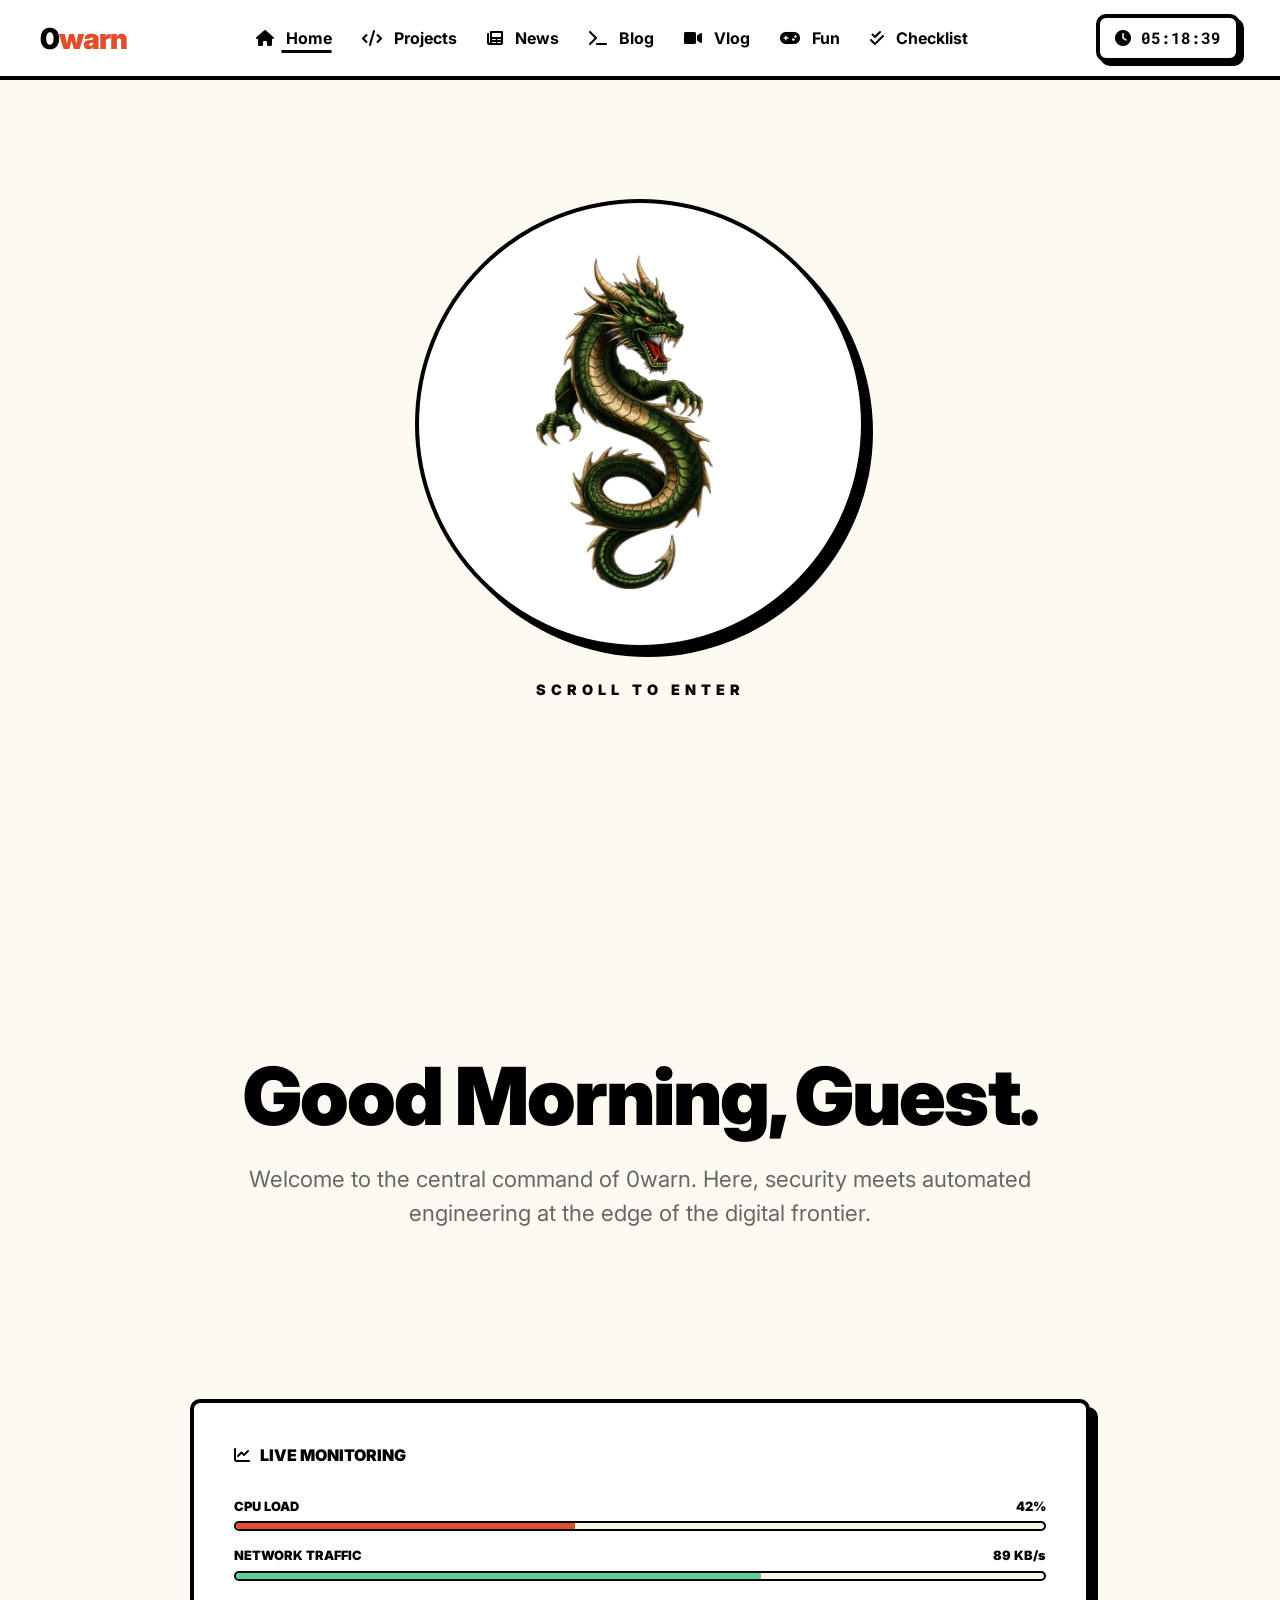
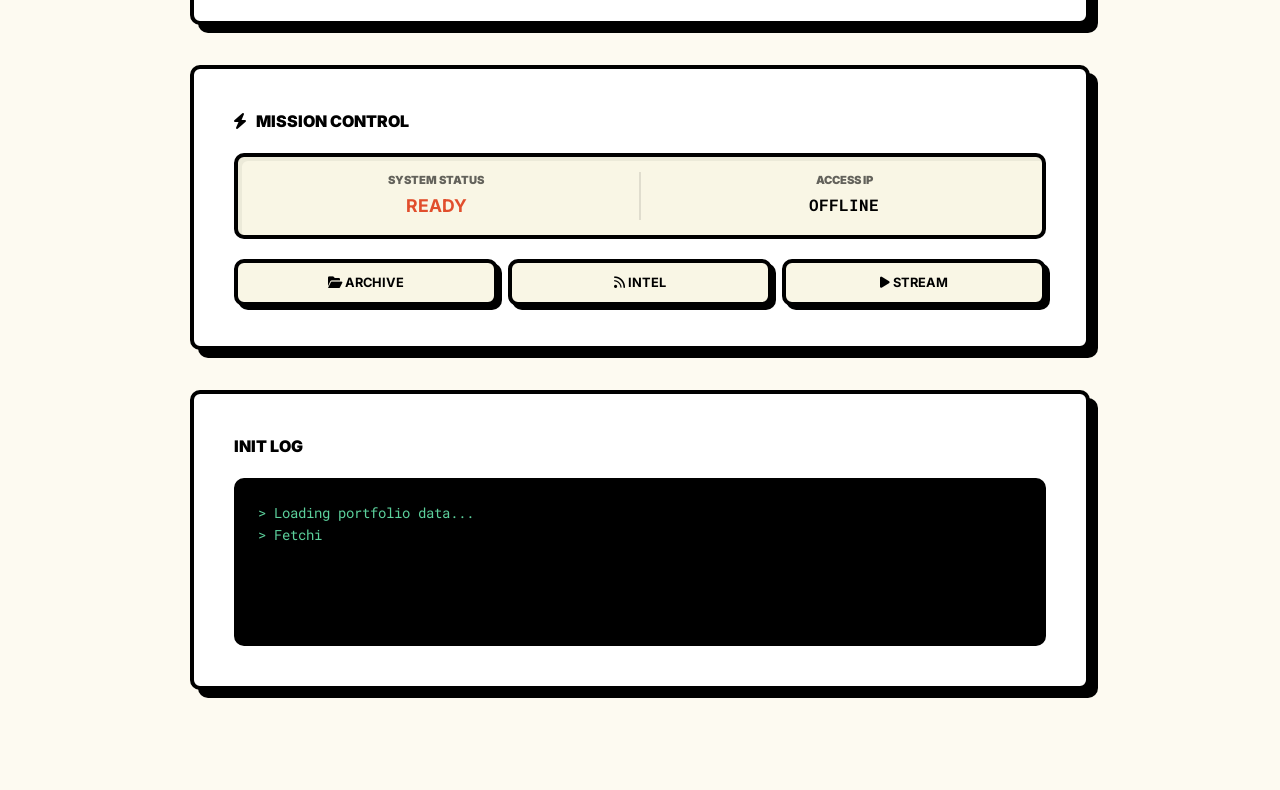
<file: index.html>
<!DOCTYPE html>
<html lang="en">
<head>
  <meta charset="UTF-8" />
  <meta name="viewport" content="width=device-width, initial-scale=1.0" />
  <title>0warn | Securing Code & Systems</title>
  <link rel="stylesheet" href="./home.css" />
  <link rel="icon" sizes="70x70" href="https://upload.wikimedia.org/wikipedia/commons/thumb/c/cf/OMSWASTRA_WITHOUT_BACKGORUND_2.png/250px-OMSWASTRA_WITHOUT_BACKGORUND_2.png" type="image/png">
  <link href="https://fonts.googleapis.com/css2?family=Inter:wght@400;700;900&family=Roboto+Mono:wght@400;700&display=swap" rel="stylesheet" />
  <link rel="stylesheet" href="https://cdnjs.cloudflare.com/ajax/libs/font-awesome/6.0.0/css/all.min.css" />
</head>
<body>
  <!-- Centered Splash Logo -->
  <div class="splash-section">
    <div class="splash-logo">
      <img src="./back/log.png" alt="0warn Logo">
    </div>
    <div class="scroll-hint">SCROLL TO ENTER</div>
  </div>

  <!-- Parallax Background Layers -->
  <div class="parallax-container">
    <div class="parallax-shape shape-star-pink" data-speed="0.2"></div>
    <div class="parallax-shape shape-star-green" data-speed="0.5"></div>
  </div>

  <header>
    <h1 class="logo-text">
      <a href="./"><span>0</span><span>warn</span></a>
    </h1>
    <nav id="nav-menu">
      <a href="./" class="active"><i class="fas fa-home"></i> Home</a>
      <a href="./projects/"><i class="fas fa-code"></i> Projects</a>
      <a href="./news/"><i class="fas fa-newspaper"></i> News</a>
      <a href="./blog/"><i class="fas fa-terminal"></i> Blog</a>
      <a href="./pvideo/"><i class="fas fa-video"></i> Vlog</a>
      <a href="./funthing/"><i class="fas fa-gamepad"></i> Fun</a>
      <a href="./chkist/"><i class="fas fa-check-double"></i> Checklist</a>
    </nav>
    <div style="display: flex; gap: 15px; align-items: center;">
        <button class="menu-toggle" id="menu-toggle"><i class="fas fa-bars"></i></button>
        <a href="./clock/" class="nav-clock-btn">
            <i class="fas fa-clock"></i>
            <span id="clock">00:00:00</span>
        </a>
    </div>
  </header>

  <div class="content">
    <section class="hero-section parallax-item">
      <h1 id="greeting-text">Initializing...</h1>
      <p id="welcome-subtext">Welcome to the central command of 0warn. Here, security meets automated engineering at the edge of the digital frontier.</p>
    </section>

    <main class="bento-grid">
      <!-- Live Monitoring -->
      <div class="bento-item item-wide parallax-item">
        <h3 class="section-title"><i class="fas fa-chart-line"></i> LIVE MONITORING</h3>
        <div style="display: flex; flex-direction: column; gap: 15px; margin-top: 10px;">
            <div>
                <div style="display: flex; justify-content: space-between; font-size: 0.8rem; font-weight: 900; margin-bottom: 5px;">
                    <span>CPU LOAD</span> <span id="cpu-val">42%</span>
                </div>
                <div style="height: 10px; background: var(--cream); border: 2px solid var(--fg); border-radius: 5px; overflow: hidden;">
                    <div id="cpu-bar" style="width: 42%; height: 100%; background: var(--primary); transition: width 0.5s;"></div>
                </div>
            </div>
            <div>
                <div style="display: flex; justify-content: space-between; font-size: 0.8rem; font-weight: 900; margin-bottom: 5px;">
                    <span>NETWORK TRAFFIC</span> <span id="net-val">89 KB/s</span>
                </div>
                <div style="height: 10px; background: var(--cream); border: 2px solid var(--fg); border-radius: 5px; overflow: hidden;">
                    <div id="net-bar" style="width: 65%; height: 100%; background: var(--secondary); transition: width 0.5s;"></div>
                </div>
            </div>
        </div>
      </div>

      <!-- Mission Control (Consolidated) -->
      <div class="bento-item item-wide parallax-item">
        <h3 class="section-title"><i class="fas fa-bolt"></i> MISSION CONTROL</h3>
        
        <div style="display: flex; gap: 20px; margin-bottom: 20px; padding: 15px; background: var(--cream); border: var(--border); border-radius: var(--radius); box-shadow: inset 4px 4px 0px 0px rgba(0,0,0,0.05);">
            <div style="flex: 1; text-align: center;">
                <span style="font-size: 0.7rem; font-weight: 900; display: block; margin-bottom: 5px; opacity: 0.6;">SYSTEM STATUS</span>
                <b style="color: var(--primary); font-size: 1.1rem; text-transform: uppercase;">READY</b>
            </div>
            <div style="width: 2px; background: var(--fg); opacity: 0.1;"></div>
            <div style="flex: 1; text-align: center;">
                <span style="font-size: 0.7rem; font-weight: 900; display: block; margin-bottom: 5px; opacity: 0.6;">ACCESS IP</span>
                <b id="ip" style="font-family: var(--font-mono); font-size: 1rem;">FETCHING...</b>
            </div>
        </div>

        <div class="skills-grid" style="grid-template-columns: repeat(3, 1fr); gap: 10px;">
          <a href="./projects/" class="skill-tile" style="text-decoration: none; color: inherit; padding: 10px; font-size: 0.8rem;"><i class="fas fa-folder-open"></i> ARCHIVE</a>
          <a href="./news/" class="skill-tile" style="text-decoration: none; color: inherit; padding: 10px; font-size: 0.8rem;"><i class="fas fa-rss"></i> INTEL</a>
          <a href="./pvideo/" class="skill-tile" style="text-decoration: none; color: inherit; padding: 10px; font-size: 0.8rem;"><i class="fas fa-play"></i> STREAM</a>
        </div>
      </div>

      <!-- Terminal -->
      <div class="bento-item item-wide parallax-item" style="min-height: 300px;">
        <h3 class="section-title">INIT LOG</h3>
        <div class="terminal-text" id="terminal-log">
            <p>> root@0warn:~# _</p>
        </div>
      </div>
    </main>

    <footer>
      &copy; 2026 0warn | SECURING THE FUTURE | RESEARCH PORTFOLIO (NO DATA COLLECTED)
    </footer>
  </div>

  <script src="./script.js"></script>
</body>
</html>
</file>
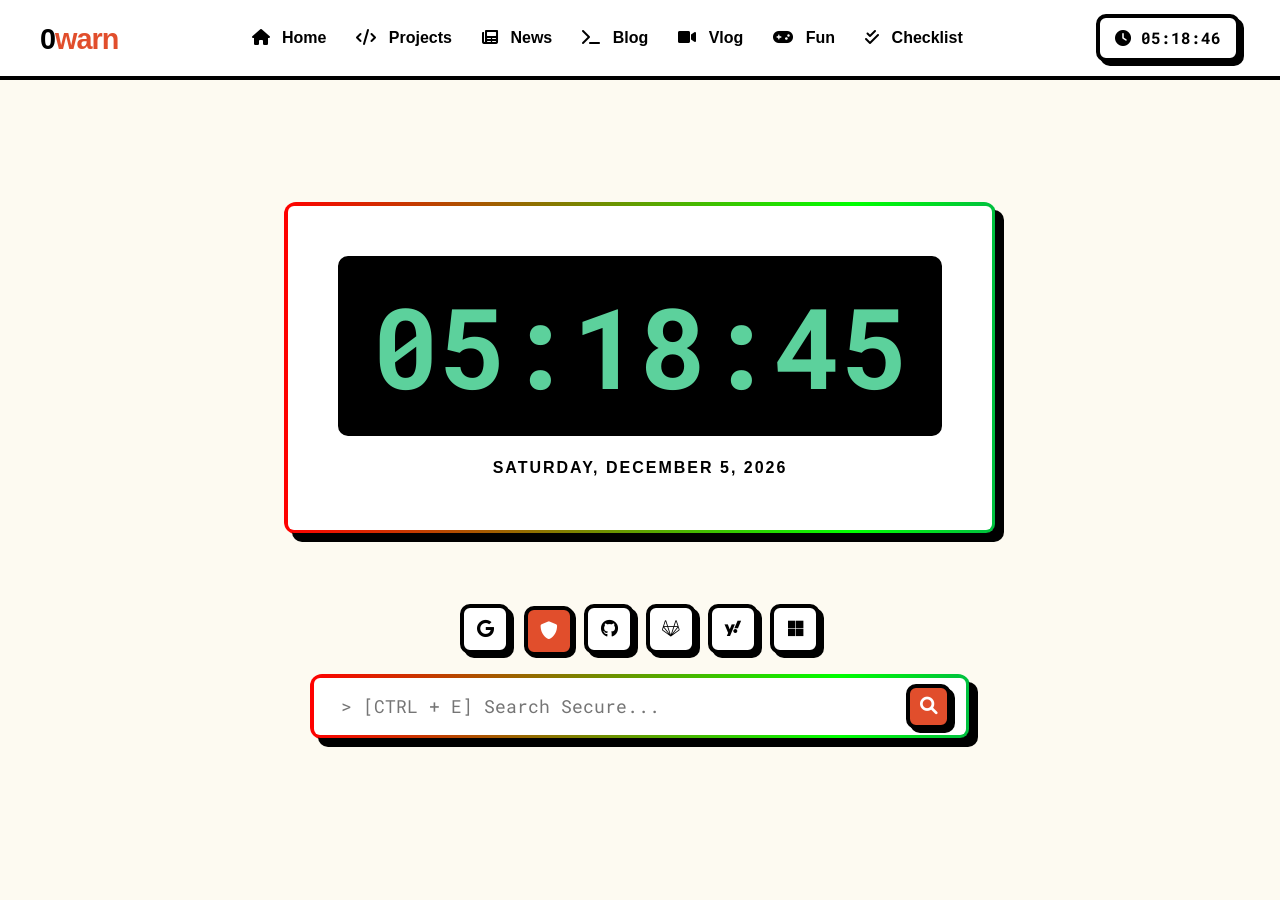
<file: clock/index.html>
<!DOCTYPE html>
<html lang="en">
<head>
  <meta charset="UTF-8" />
  <meta name="viewport" content="width=device-width, initial-scale=1.0" />
  <title>0warn - Chronos Engine</title>
  <link rel="stylesheet" href="../home.css">
  <link rel="icon" sizes="70x70" href="https://upload.wikimedia.org/wikipedia/commons/thumb/c/cf/OMSWASTRA_WITHOUT_BACKGORUND_2.png/250px-OMSWASTRA_WITHOUT_BACKGORUND_2.png" type="image/png">
  <link rel="apple-touch-icon" sizes="70x70" href="https://upload.wikimedia.org/wikipedia/commons/thumb/c/cf/OMSWASTRA_WITHOUT_BACKGORUND_2.png/250px-OMSWASTRA_WITHOUT_BACKGORUND_2.png"> 
  <link href="https://fonts.googleapis.com/css2?family=Roboto+Mono:wght@400;700&display=swap" rel="stylesheet">
  <link rel="stylesheet" href="https://cdnjs.cloudflare.com/ajax/libs/font-awesome/6.0.0/css/all.min.css">
  <link rel="stylesheet" href="./clock.css">
</head>
<body class="clock-body">
  <header>
    <h1 class="logo-text">
      <a href="../"><span>0</span><span>warn</span></a>
    </h1>
    <nav id="nav-menu">
      <a href="../"><i class="fas fa-home"></i> Home</a>
      <a href="../projects/"><i class="fas fa-code"></i> Projects</a>
      <a href="../news/"><i class="fas fa-newspaper"></i> News</a>
      <a href="../blog/"><i class="fas fa-terminal"></i> Blog</a>
      <a href="../pvideo/"><i class="fas fa-video"></i> Vlog</a>
      <a href="../funthing/"><i class="fas fa-gamepad"></i> Fun</a>
      <a href="../chkist/"><i class="fas fa-check-double"></i> Checklist</a>
    </nav>
    <div style="display: flex; gap: 15px; align-items: center;">
        <button class="menu-toggle" id="menu-toggle"><i class="fas fa-bars"></i></button>
        <a href="../clock/" class="nav-clock-btn active">
            <i class="fas fa-clock"></i>
            <span id="clock">00:00:00</span>
        </a>
    </div>
  </header>

  <div class="content">
    <div class="chronos-viewport">
      <!-- Left Sidebar -->
      <aside class="pinned-vault left-side">
        <div id="pinned-grid-left" class="vault-grid"></div>
      </aside>

      <!-- Center Dashboard -->
      <main class="chronos-center">
        <div class="digital-chronos-wrapper">
          <div class="digital-chronos-box">
            <h2 id="display-time">00:00:00</h2>
            <p id="display-date">Saturday, March 21, 2026</p>
          </div>
        </div>

        <div class="search-terminal-container">
          <div class="search-engine-selector">
            <button class="engine-pill" onclick="setEngine('google', this)"><i class="fab fa-google"></i></button>
            <button class="engine-pill active" onclick="setEngine('duckduckgo', this)"><i class="fas fa-shield-alt"></i></button>
            <button class="engine-pill" onclick="setEngine('github', this)"><i class="fab fa-github"></i></button>
            <button class="engine-pill" onclick="setEngine('gitlab', this)"><i class="fab fa-gitlab"></i></button>
            <button class="engine-pill" onclick="setEngine('yahoo', this)"><i class="fab fa-yahoo"></i></button>
            <button class="engine-pill" onclick="setEngine('bing', this)"><i class="fab fa-microsoft"></i></button>
          </div>
          <div class="animated-border-wrap">
            <form class="search-form-core" onsubmit="return handleSearch(event)">
              <input type="text" id="search-input" placeholder="> [CTRL + E] Search Secure..." autocomplete="off">
              <button type="submit"><i class="fas fa-search"></i></button>
            </form>
          </div>
        </div>
      </main>

      <!-- Right Sidebar -->
      <aside class="pinned-vault right-side">
        <div id="pinned-grid-right" class="vault-grid"></div>
      </aside>
    </div>

    <!-- Modal for adding pins -->
    <div id="pin-modal" class="modal-overlay">
      <div class="modal-window">
        <h3>NEW_PIN</h3>
        <input type="text" id="pin-title" placeholder="Title">
        <input type="text" id="pin-url" placeholder="https://...">
        <div class="modal-actions">
          <button onclick="closePinModal()" class="btn-void">VOID</button>
          <button onclick="savePin()" class="btn-confirm">SAVE</button>
        </div>
      </div>
    </div>
  </div>
  
  <script src="../script.js"></script>
  <script src="./clock.js"></script>
</body>
</html>
</file>
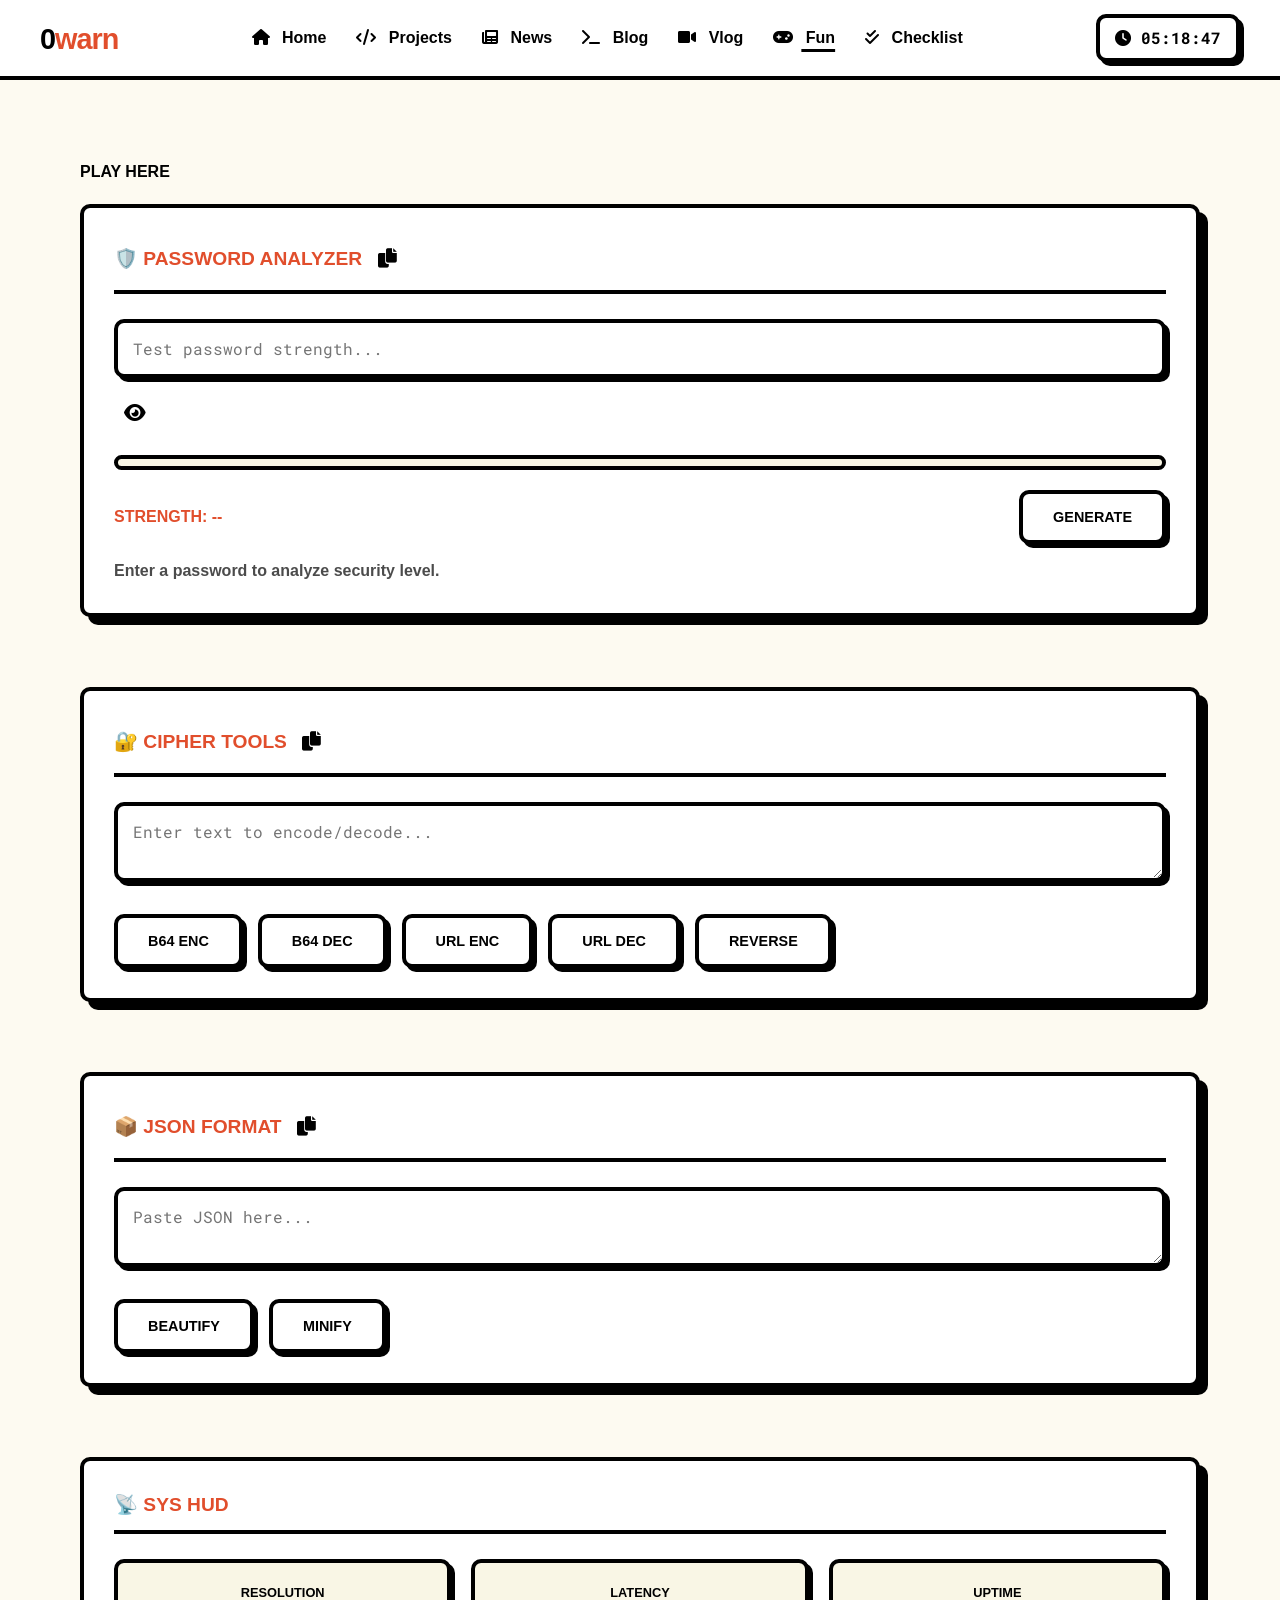
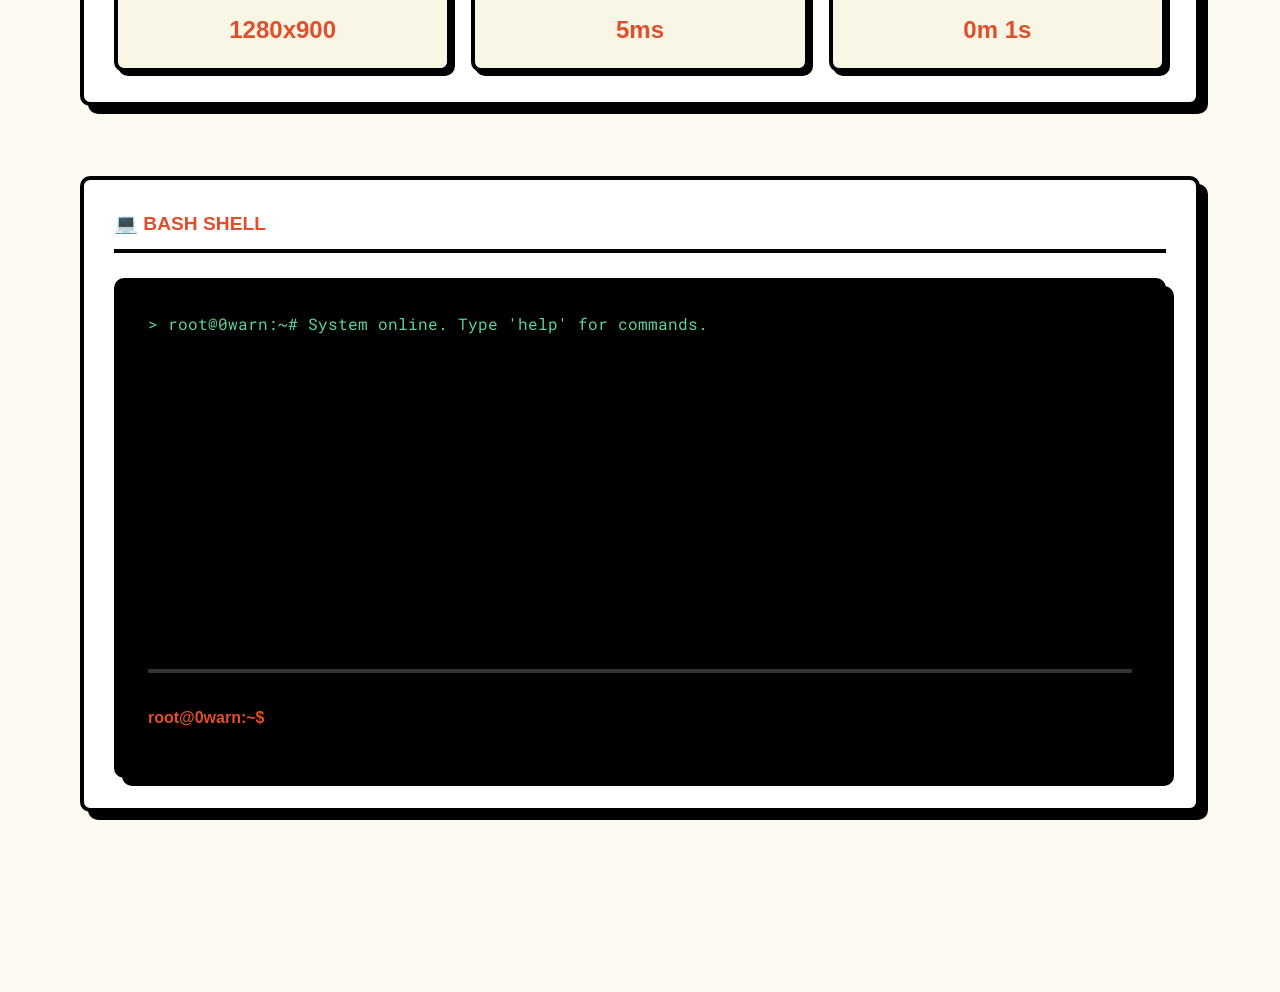
<file: funthing/index.html>
<!DOCTYPE html>
<html lang="en">
<head>
  <meta charset="UTF-8" />
  <meta name="viewport" content="width=device-width, initial-scale=1.0" />
  <title>0warn - Cyber Playground</title>
  <link rel="stylesheet" href="../home.css">
  <link rel="icon" sizes="70x70" href="https://upload.wikimedia.org/wikipedia/commons/thumb/c/cf/OMSWASTRA_WITHOUT_BACKGORUND_2.png/250px-OMSWASTRA_WITHOUT_BACKGORUND_2.png" type="image/png">
  <link rel="apple-touch-icon" sizes="70x70" href="https://upload.wikimedia.org/wikipedia/commons/thumb/c/cf/OMSWASTRA_WITHOUT_BACKGORUND_2.png/250px-OMSWASTRA_WITHOUT_BACKGORUND_2.png"> 
  <link href="https://fonts.googleapis.com/css2?family=Roboto+Mono:wght@400;700&display=swap" rel="stylesheet">
  <link rel="stylesheet" href="https://cdnjs.cloudflare.com/ajax/libs/font-awesome/6.0.0/css/all.min.css">
  <link rel="stylesheet" href="./funthing.css">
</head>
<body class="funthing-body">
 
  <div class="content">
    <header>
      <h1 class="logo-text">
        <a href="../"><span>0</span><span>warn</span></a>
      </h1>
      <nav id="nav-menu">
        <a href="../"><i class="fas fa-home"></i> Home</a>
        <a href="../projects/"><i class="fas fa-code"></i> Projects</a>
        <a href="../news/"><i class="fas fa-newspaper"></i> News</a>
        <a href="../blog/"><i class="fas fa-terminal"></i> Blog</a>
        <a href="../pvideo/"><i class="fas fa-video"></i> Vlog</a>
        <a href="../funthing/" class="active"><i class="fas fa-gamepad"></i> Fun</a>
        <a href="../chkist/"><i class="fas fa-check-double"></i> Checklist</a>
      </nav>
      <div style="display: flex; gap: 15px; align-items: center;">
          <button class="menu-toggle" id="menu-toggle"><i class="fas fa-bars"></i></button>
          <a href="../clock/" class="nav-clock-btn">
              <i class="fas fa-clock"></i>
              <span id="clock">00:00:00</span>
          </a>
      </div>
    </header>

    <div class="main-funthing-container scroll-reveal">
      <h2 class="section-title">PLAY HERE</h2>

      <div class="lab-layout">
        <!-- Prominent Password Checker -->
        <div class="fun-card pass-panel full-width-card">
          <h3>
            <span>🛡️ PASSWORD ANALYZER</span>
            <button onclick="copyToClipboard('pwd-input', this)" class="icon-btn" title="Copy Password"><i class="fas fa-copy"></i></button>
          </h3>
          <div class="pass-input-group">
            <input type="password" id="pwd-input" placeholder="Test password strength...">
            <button onclick="togglePasswordVisibility()" class="icon-btn" id="pass-toggle"><i class="fas fa-eye"></i></button>
          </div>
          <div id="pwd-strength-bar"></div>
          <div style="display: flex; justify-content: space-between; align-items: center; margin-top: 10px;">
              <p id="pwd-feedback" class="result-text" style="font-weight: 900; color: var(--primary);">STRENGTH: --</p>
              <button onclick="generatePass()" style="width: auto;">GENERATE</button>
          </div>
          <div class="pass-info" id="pass-details" style="margin-top: 15px; font-weight: 700; opacity: 0.7;">Enter a password to analyze security level.</div>
        </div>

        <!-- Cipher Tools -->
        <div class="fun-card crypto-panel full-width-card">
          <h3>
            <span>🔐 CIPHER TOOLS</span>
            <button onclick="copyToClipboard('crypto-input', this)" class="icon-btn" title="Copy Output"><i class="fas fa-copy"></i></button>
          </h3>
          <textarea id="crypto-input" placeholder="Enter text to encode/decode..."></textarea>
          <div class="cipher-btns">
            <button onclick="cipher('b64-enc')">B64 ENC</button>
            <button onclick="cipher('b64-dec')">B64 DEC</button>
            <button onclick="cipher('uri-enc')">URL ENC</button>
            <button onclick="cipher('uri-dec')">URL DEC</button>
            <button onclick="cipher('rev')">REVERSE</button>
          </div>
        </div>

        <!-- JSON Formatter -->
        <div class="fun-card json-panel full-width-card">
          <h3>
            <span>📦 JSON FORMAT</span>
            <button onclick="copyToClipboard('json-input', this)" class="icon-btn" title="Copy JSON"><i class="fas fa-copy"></i></button>
          </h3>
          <textarea id="json-input" placeholder="Paste JSON here..."></textarea>
          <div class="json-btns">
            <button onclick="formatJSON('pretty')">BEAUTIFY</button>
            <button onclick="formatJSON('minify')">MINIFY</button>
          </div>
        </div>

        <!-- HUD Stats -->
        <div class="fun-card status-panel full-width-card">
          <h3>📡 SYS HUD</h3>
          <div class="hud-stats-grid">
            <div class="stat-box"><span>RESOLUTION</span> <b id="scr-w">--</b></div>
            <div class="stat-box"><span>LATENCY</span> <b id="ping">--</b></div>
            <div class="stat-box"><span>UPTIME</span> <b id="uptime">0s</b></div>
          </div>
        </div>

        <!-- Terminal (Full Width) -->
        <div class="fun-card terminal-panel full-width-card">
          <h3>💻 BASH SHELL</h3>
          <div class="cyber-console" id="terminal-body">
            <div class="console-output" id="console-output">
              <p>> root@0warn:~# System online. Type 'help' for commands.</p>
            </div>
            <form id="terminal-form" class="input-line" onsubmit="return handleTerminalSubmit(event)">
              <span>root@0warn:~$</span>
              <input type="text" id="console-input" autocomplete="off">
            </form>
          </div>
        </div>
      </div>
    </div>
    
    <footer>
      &copy; 2026 0warn | SECURING THE FUTURE | RESEARCH PORTFOLIO (NO DATA COLLECTED)
    </footer>
  </div>
  
  <script src="../script.js"></script>
  <script src="./funthing.js"></script>
</body>
</html>
</file>
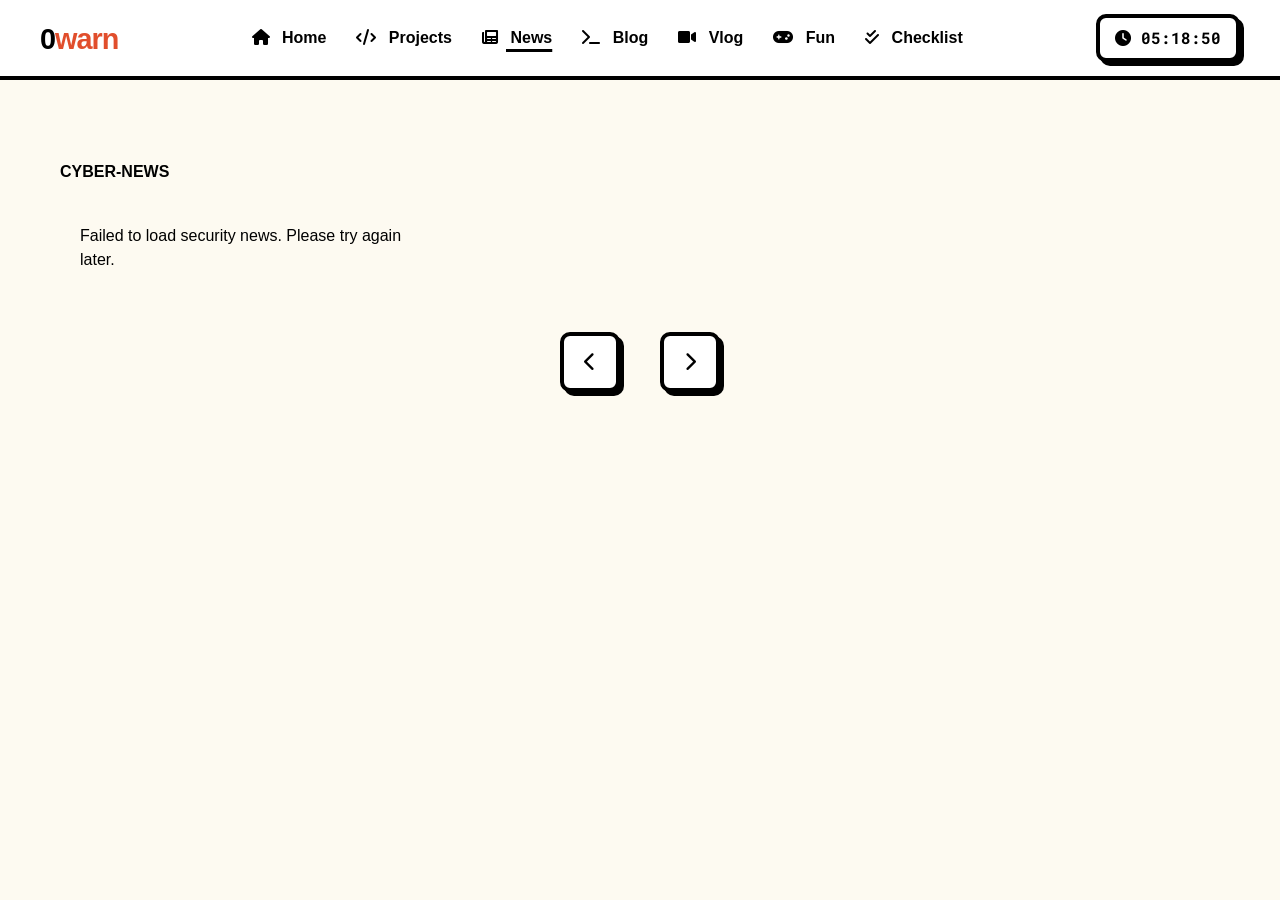
<file: news/index.html>
<!DOCTYPE html>
<html lang="en">
<head>
  <meta charset="UTF-8" />
  <meta name="viewport" content="width=device-width, initial-scale=1.0" />
  <title>0warn - Cyber News</title>
  <link rel="stylesheet" href="../home.css">
  <link rel="icon" sizes="70x70" href="https://upload.wikimedia.org/wikipedia/commons/thumb/c/cf/OMSWASTRA_WITHOUT_BACKGORUND_2.png/250px-OMSWASTRA_WITHOUT_BACKGORUND_2.png" type="image/png">
  <link rel="apple-touch-icon" sizes="70x70" href="https://upload.wikimedia.org/wikipedia/commons/thumb/c/cf/OMSWASTRA_WITHOUT_BACKGORUND_2.png/250px-OMSWASTRA_WITHOUT_BACKGORUND_2.png"> 
  <link href="https://fonts.googleapis.com/css2?family=Roboto+Mono:wght@400;700&display=swap" rel="stylesheet">
  <link rel="stylesheet" href="https://cdnjs.cloudflare.com/ajax/libs/font-awesome/6.0.0/css/all.min.css">
  <link rel="stylesheet" href="./news.css">
</head>
<body class="news-body">
 
  <div class="content">
    <header>
      <h1 class="logo-text">
        <a href="../"><span>0</span><span>warn</span></a>
      </h1>
      <nav id="nav-menu">
        <a href="../"><i class="fas fa-home"></i> Home</a>
        <a href="../projects/"><i class="fas fa-code"></i> Projects</a>
        <a href="../news/" class="active"><i class="fas fa-newspaper"></i> News</a>
        <a href="../blog/"><i class="fas fa-terminal"></i> Blog</a>
        <a href="../pvideo/"><i class="fas fa-video"></i> Vlog</a>
        <a href="../funthing/"><i class="fas fa-gamepad"></i> Fun</a>
        <a href="../chkist/"><i class="fas fa-check-double"></i> Checklist</a>
      </nav>
      <div style="display: flex; gap: 15px; align-items: center;">
          <button class="menu-toggle" id="menu-toggle"><i class="fas fa-bars"></i></button>
          <a href="../clock/" class="nav-clock-btn">
              <i class="fas fa-clock"></i>
              <span id="clock">00:00:00</span>
          </a>
      </div>
    </header>

    <section id="news-section" class="scroll-reveal">
      <h2 class="section-title"> CYBER-NEWS </h2>
      <div class="slider-container">
        <div id="news-list" class="news-list"></div>
        <div class="news-pagination-controls">
          <button id="prev-button" aria-label="Previous News"><i class="fas fa-chevron-left"></i></button>
          <span id="news-page-info"></span>
          <button id="next-button" aria-label="Next News"><i class="fas fa-chevron-right"></i></button>
        </div>
      </div>
    </section>

    <div id="news-modal" class="modal-overlay" style="display:none;">
      <div class="modal-content">
        <button id="modal-close" aria-label="Close modal">&times;</button>
        <h3 id="modal-title"></h3>
        <p id="modal-date"></p>
        <div id="modal-description"></div>
        <a id="modal-readmore" href="#" target="_blank" rel="noopener noreferrer">READ FULL ARTICLE</a>
      </div>
    </div>
    
    <footer>
      &copy; 2026 0warn | SECURING THE FUTURE | RESEARCH PORTFOLIO (NO DATA COLLECTED)
    </footer>
  </div>
  
  <script src="../script.js"></script>
  <script src="./news.js"></script> 
  <script data-name="BMC-Widget" data-cfasync="false" src="https://cdnjs.buymeacoffee.com/1.0.0/widget.prod.min.js" data-id="omswastra" data-description="Support me on Buy me a coffee!" data-message="Well, sometime small information is too important..." data-color="#FF5F5F" data-position="Right" data-x_margin="18" data-y_margin="18"></script>
</body>
</html>
</file>
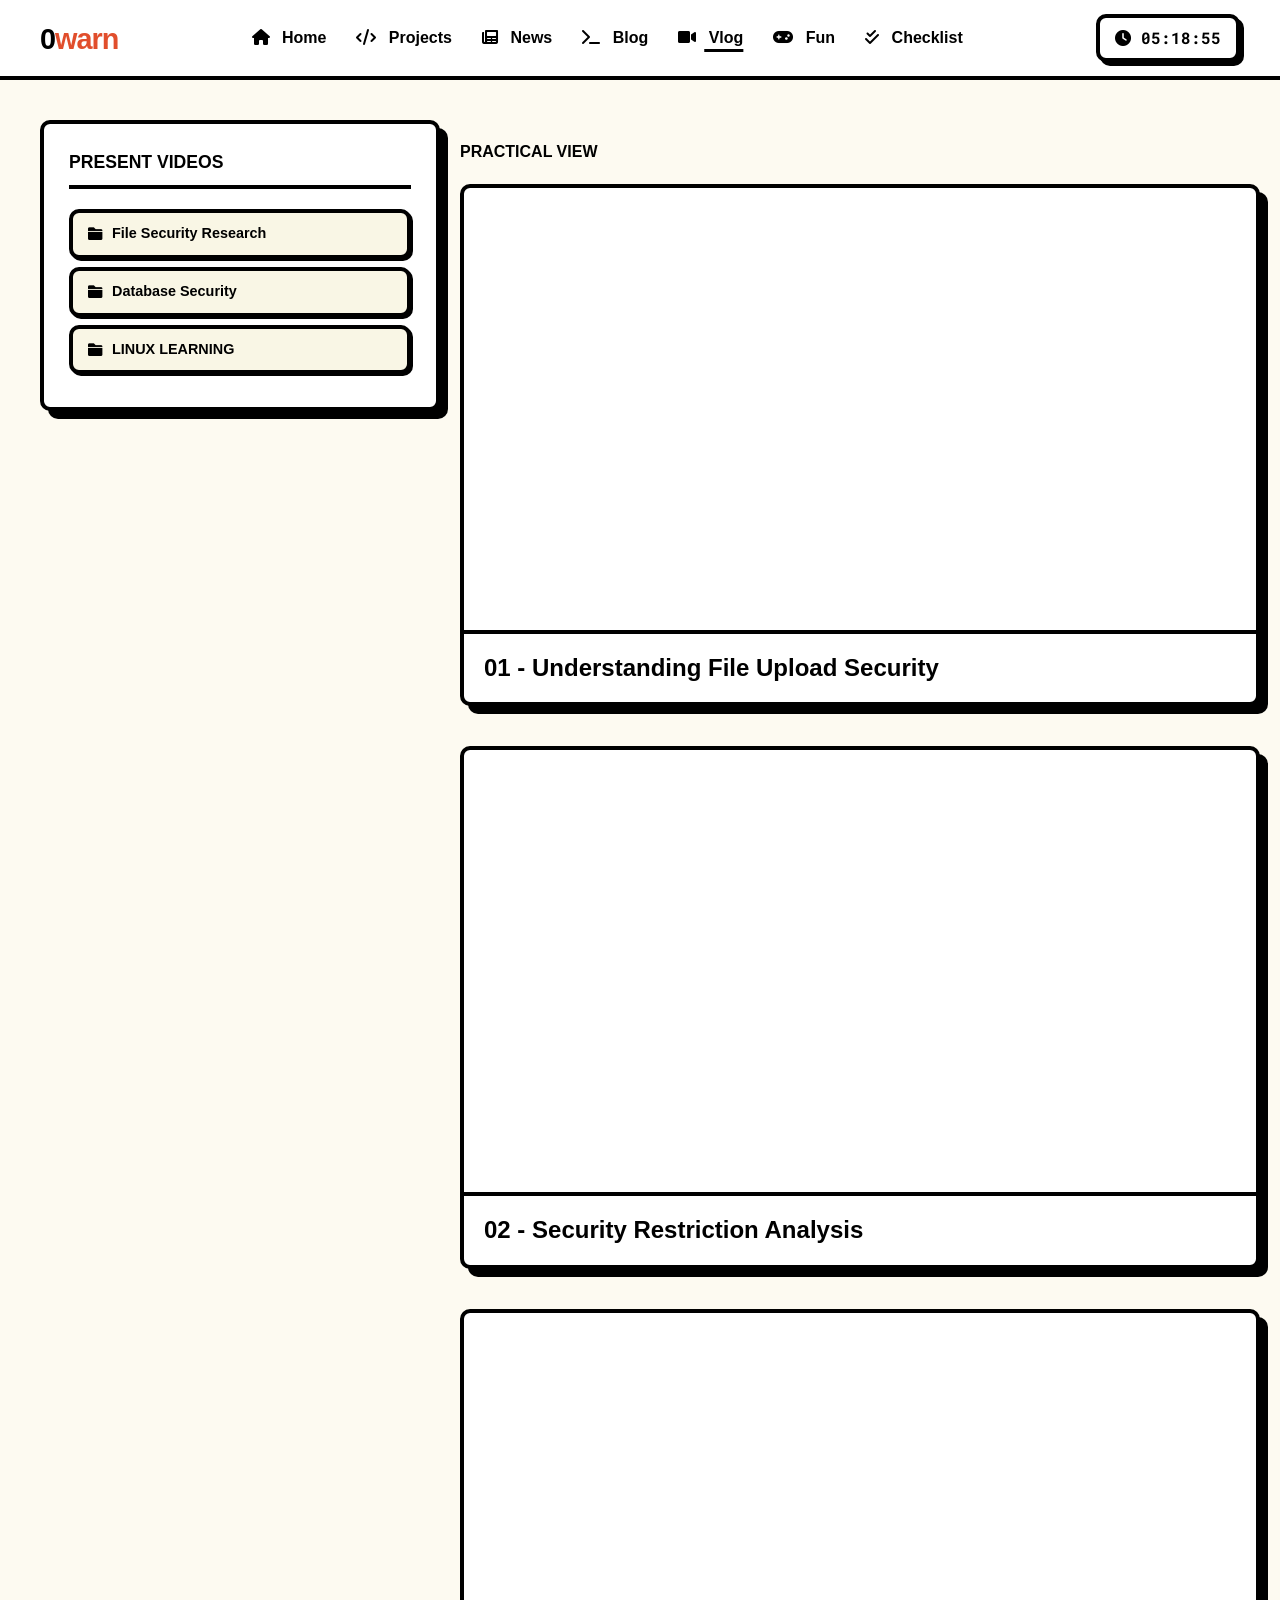
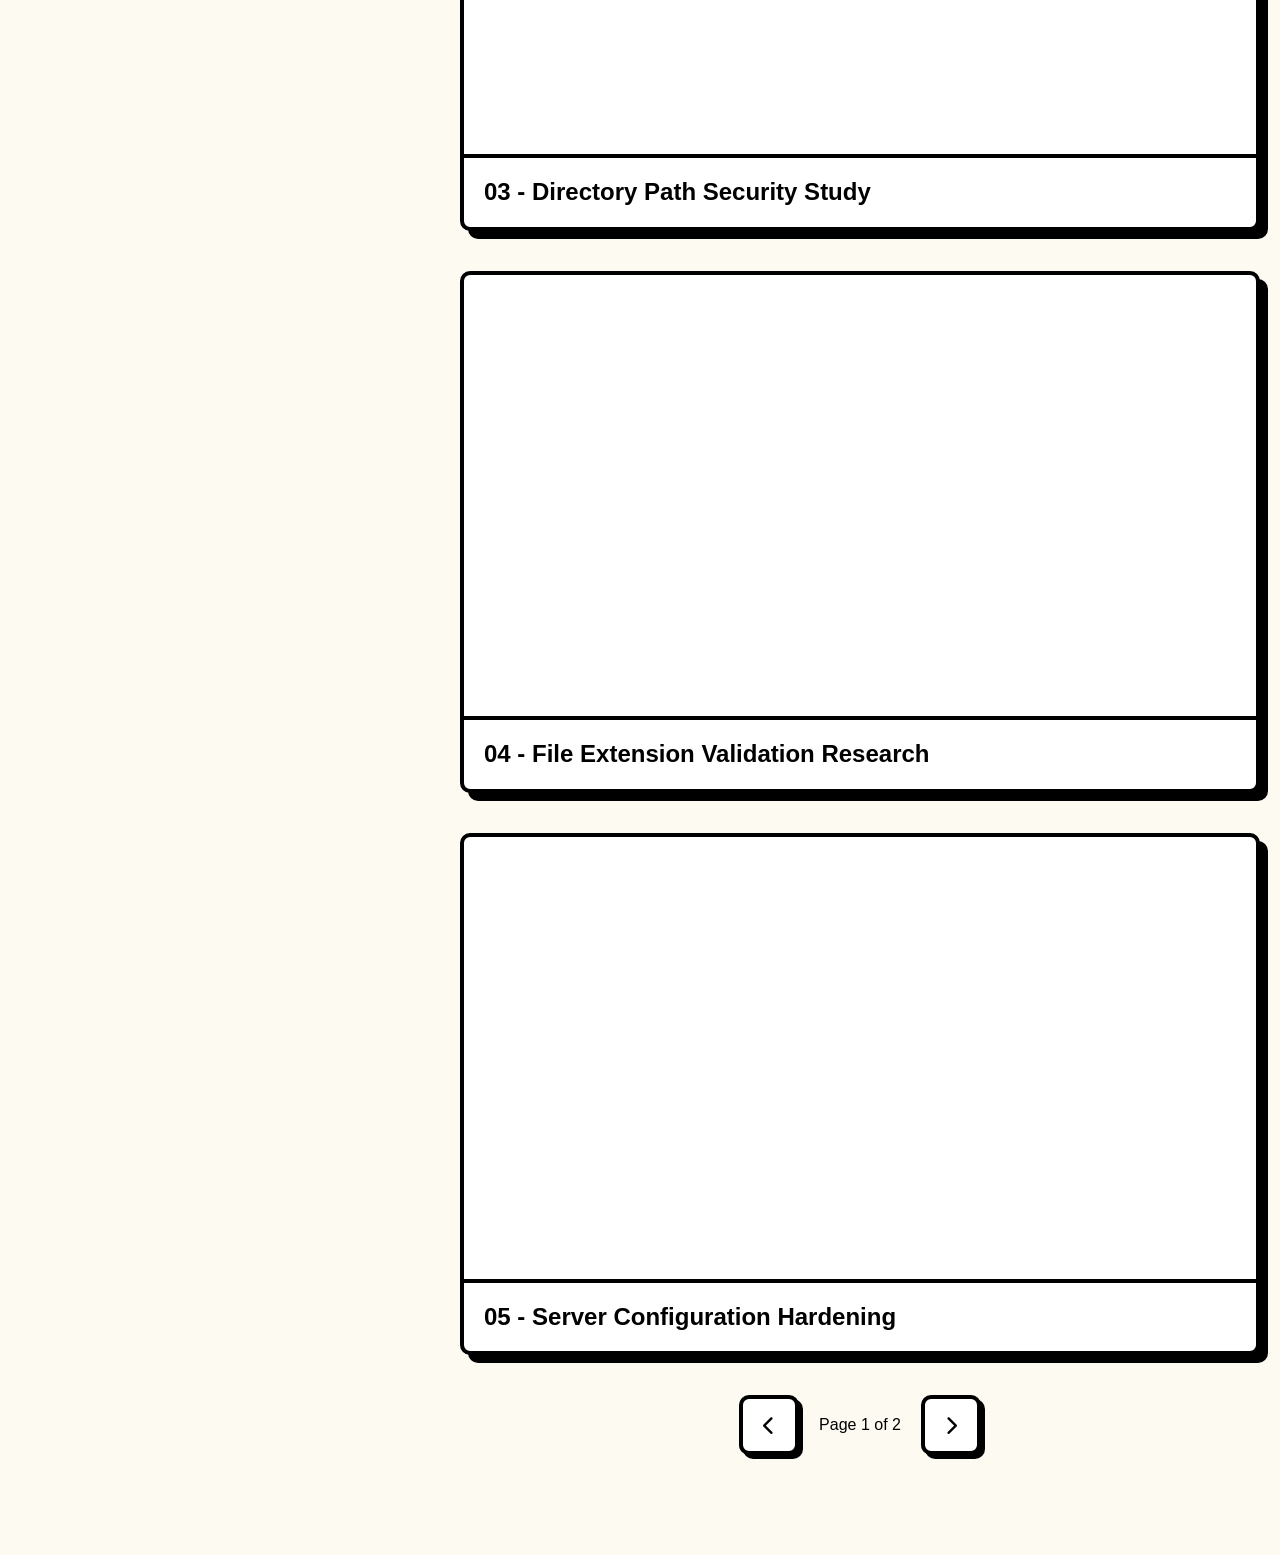
<file: pvideo/index.html>
<!DOCTYPE html>
<html lang="en">
<head>
  <meta charset="UTF-8" />
  <meta name="viewport" content="width=device-width, initial-scale=1.0" />
  <title>0warn - Practical Videos</title>
  <link rel="stylesheet" href="../home.css">
  <link rel="icon" sizes="70x70" href="https://upload.wikimedia.org/wikipedia/commons/thumb/c/cf/OMSWASTRA_WITHOUT_BACKGORUND_2.png/250px-OMSWASTRA_WITHOUT_BACKGORUND_2.png" type="image/png">
  <link rel="apple-touch-icon" sizes="70x70" href="https://upload.wikimedia.org/wikipedia/commons/thumb/c/cf/OMSWASTRA_WITHOUT_BACKGORUND_2.png/250px-OMSWASTRA_WITHOUT_BACKGORUND_2.png"> 
  <link href="https://fonts.googleapis.com/css2?family=Roboto+Mono:wght@400;700&display=swap" rel="stylesheet">
  <link rel="stylesheet" href="https://cdnjs.cloudflare.com/ajax/libs/font-awesome/6.0.0/css/all.min.css">
  <link rel="stylesheet" href="./pvideo.css">
</head>
<body class="pvideo-body">
 
  <div class="content">
    <header>
      <h1 class="logo-text">
        <a href="../"><span>0</span><span>warn</span></a>
      </h1>
      <nav id="nav-menu">
        <a href="../"><i class="fas fa-home"></i> Home</a>
        <a href="../projects/"><i class="fas fa-code"></i> Projects</a>
        <a href="../news/"><i class="fas fa-newspaper"></i> News</a>
        <a href="../blog/"><i class="fas fa-terminal"></i> Blog</a>
        <a href="../pvideo/" class="active"><i class="fas fa-video"></i> Vlog</a>
        <a href="../funthing/"><i class="fas fa-gamepad"></i> Fun</a>
        <a href="../chkist/"><i class="fas fa-check-double"></i> Checklist</a>
      </nav>
      <div style="display: flex; gap: 15px; align-items: center;">
          <button class="menu-toggle" id="menu-toggle"><i class="fas fa-bars"></i></button>
          <a href="../clock/" class="nav-clock-btn">
              <i class="fas fa-clock"></i>
              <span id="clock">00:00:00</span>
          </a>
      </div>
    </header>

    <div class="youtube-layout">

        <aside class="youtube-sidebar">
            <h3 class="sidebar-title">PRESENT VIDEOS</h3>
            <ul id="sidebar-video-list">
                <!-- Video links will be loaded here by JavaScript -->
            </ul>
        </aside>
        <main id="youtube-main-content" class="scroll-reveal">
            <h2 class="section-title"> PRACTICAL VIEW </h2>
            <div id="youtube-videos-container" class="youtube-videos-container">
                <!-- YouTube videos will be loaded here by JavaScript -->
            </div>
            <div class="youtube-pagination-controls">
                <button id="prev-video-button" aria-label="Previous Video"><i class="fas fa-chevron-left"></i></button>
                <span id="video-page-info"></span>
                <button id="next-video-button" aria-label="Next Video"><i class="fas fa-chevron-right"></i></button>
            </div>
        </main>
    </div>

    <footer>
      &copy; 2026 0warn | SECURING THE FUTURE | RESEARCH PORTFOLIO (NO DATA COLLECTED)
    </footer>
  </div>
  
  <script src="../script.js"></script>
  <script src="./pvideo.js"></script>
  <script data-name="BMC-Widget" data-cfasync="false" src="https://cdnjs.buymeacoffee.com/1.0.0/widget.prod.min.js" data-id="omswastra" data-description="Support me on Buy me a coffee!" data-message="Great to see you here !!" data-color="#FF5F5F" data-position="Right" data-x_margin="18" data-y_margin="18"></script>
</body>
</html>
</file>
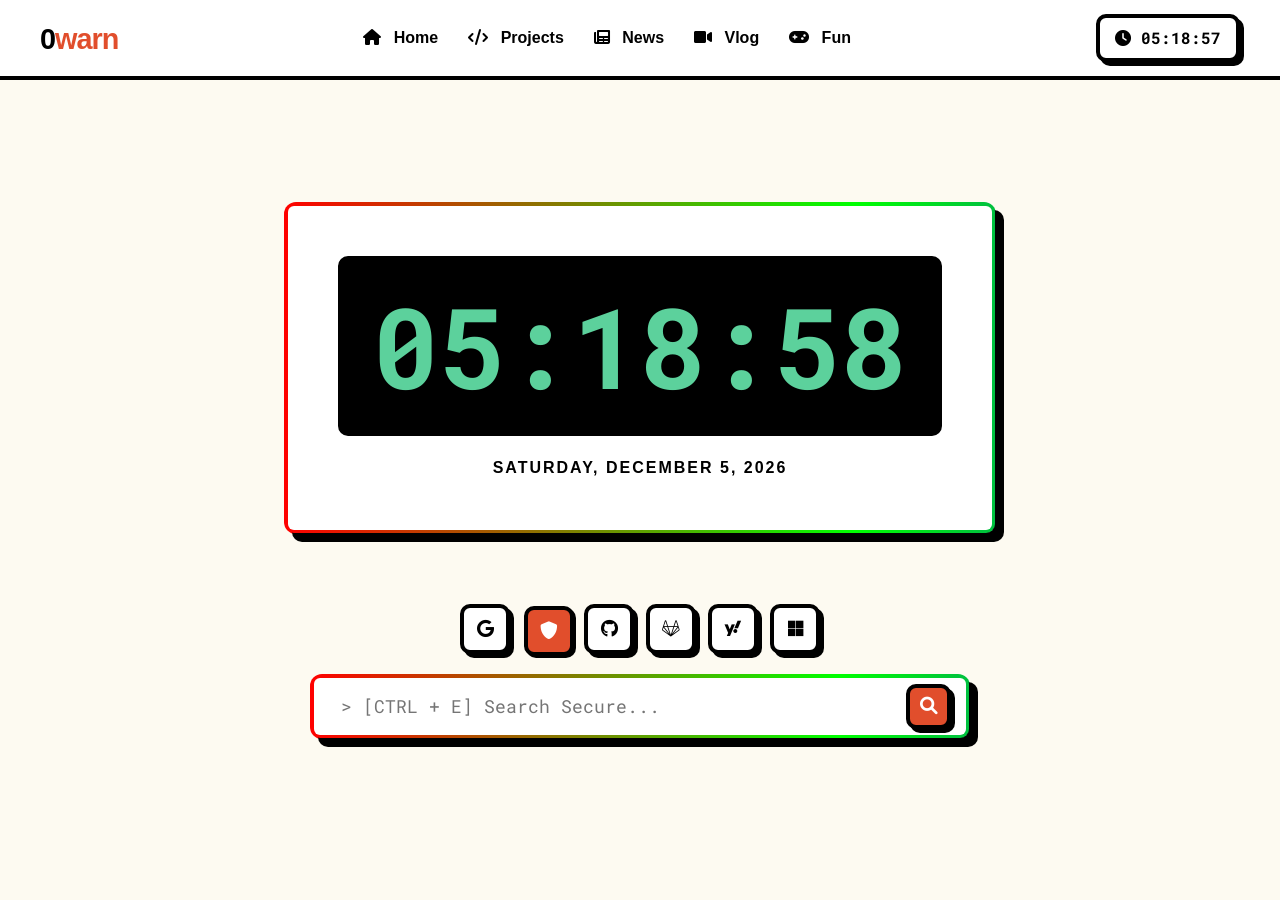
<file: clock/clock.html>
<!DOCTYPE html>
<html lang="en">
<head>
  <meta charset="UTF-8" />
  <meta name="viewport" content="width=device-width, initial-scale=1.0" />
  <title>0warn - Chronos Engine</title>
  <link rel="stylesheet" href="../home.css">
  <link rel="icon" sizes="70x70" href="https://upload.wikimedia.org/wikipedia/commons/thumb/c/cf/OMSWASTRA_WITHOUT_BACKGORUND_2.png/250px-OMSWASTRA_WITHOUT_BACKGORUND_2.png" type="image/png">
  <link rel="apple-touch-icon" sizes="70x70" href="https://upload.wikimedia.org/wikipedia/commons/thumb/c/cf/OMSWASTRA_WITHOUT_BACKGORUND_2.png/250px-OMSWASTRA_WITHOUT_BACKGORUND_2.png"> 
  <link href="https://fonts.googleapis.com/css2?family=Roboto+Mono:wght@400;700&display=swap" rel="stylesheet">
  <link rel="stylesheet" href="https://cdnjs.cloudflare.com/ajax/libs/font-awesome/6.0.0/css/all.min.css">
  <link rel="stylesheet" href="./clock.css">
</head>
<body class="clock-body">
  <header>
    <h1 class="logo-text">
      <a href="../"><span>0</span><span>warn</span></a>
    </h1>
    <nav id="nav-menu">
      <a href="../index.html"><i class="fas fa-home"></i> Home</a>
      <a href="../projects/projects.html"><i class="fas fa-code"></i> Projects</a>
      <a href="../news/news.html"><i class="fas fa-newspaper"></i> News</a>
      <a href="../pvideo/pvideo.html"><i class="fas fa-video"></i> Vlog</a>
      <a href="../funthing/funthing.html"><i class="fas fa-gamepad"></i> Fun</a>
    </nav>
    <div style="display: flex; gap: 15px; align-items: center;">
        <button class="menu-toggle" id="menu-toggle"><i class="fas fa-bars"></i></button>
        <a href="../clock/clock.html" class="nav-clock-btn active">
            <i class="fas fa-clock"></i>
            <span id="clock">00:00:00</span>
        </a>
    </div>
  </header>

  <div class="content">
    <div class="chronos-viewport">
      <!-- Left Sidebar -->
      <aside class="pinned-vault left-side">
        <div id="pinned-grid-left" class="vault-grid"></div>
      </aside>

      <!-- Center Dashboard -->
      <main class="chronos-center">
        <div class="digital-chronos-wrapper">
          <div class="digital-chronos-box">
            <h2 id="display-time">00:00:00</h2>
            <p id="display-date">Saturday, March 21, 2026</p>
          </div>
        </div>

        <div class="search-terminal-container">
          <div class="search-engine-selector">
            <button class="engine-pill" onclick="setEngine('google', this)"><i class="fab fa-google"></i></button>
            <button class="engine-pill active" onclick="setEngine('duckduckgo', this)"><i class="fas fa-shield-alt"></i></button>
            <button class="engine-pill" onclick="setEngine('github', this)"><i class="fab fa-github"></i></button>
            <button class="engine-pill" onclick="setEngine('gitlab', this)"><i class="fab fa-gitlab"></i></button>
            <button class="engine-pill" onclick="setEngine('yahoo', this)"><i class="fab fa-yahoo"></i></button>
            <button class="engine-pill" onclick="setEngine('bing', this)"><i class="fab fa-microsoft"></i></button>
          </div>
          <div class="animated-border-wrap">
            <form class="search-form-core" onsubmit="return handleSearch(event)">
              <input type="text" id="search-input" placeholder="> [CTRL + E] Search Secure..." autocomplete="off">
              <button type="submit"><i class="fas fa-search"></i></button>
            </form>
          </div>
        </div>
      </main>

      <!-- Right Sidebar -->
      <aside class="pinned-vault right-side">
        <div id="pinned-grid-right" class="vault-grid"></div>
      </aside>
    </div>

    <!-- Modal for adding pins -->
    <div id="pin-modal" class="modal-overlay">
      <div class="modal-window">
        <h3>NEW_PIN</h3>
        <input type="text" id="pin-title" placeholder="Title">
        <input type="text" id="pin-url" placeholder="https://...">
        <div class="modal-actions">
          <button onclick="closePinModal()" class="btn-void">VOID</button>
          <button onclick="savePin()" class="btn-confirm">SAVE</button>
        </div>
      </div>
    </div>
  </div>
  
  <script src="../script.js"></script>
  <script src="./clock.js"></script>
</body>
</html>
</file>
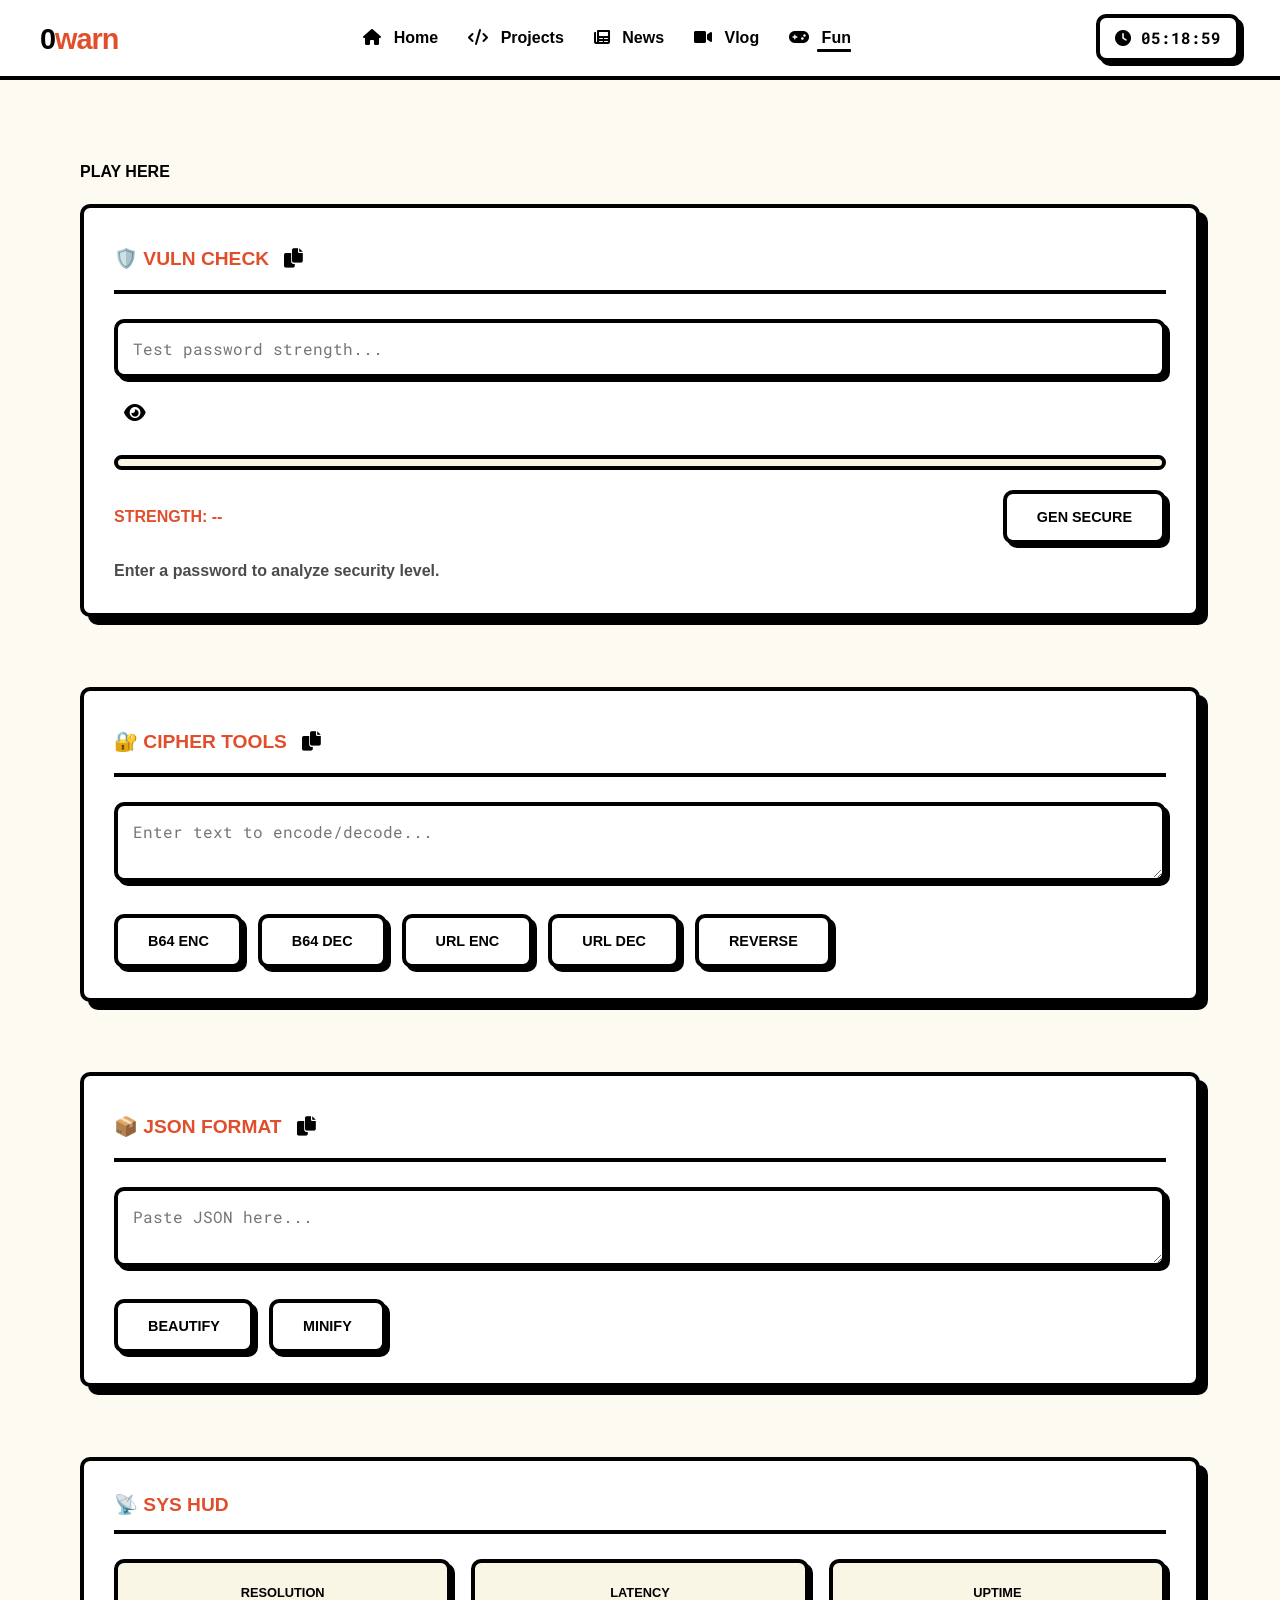
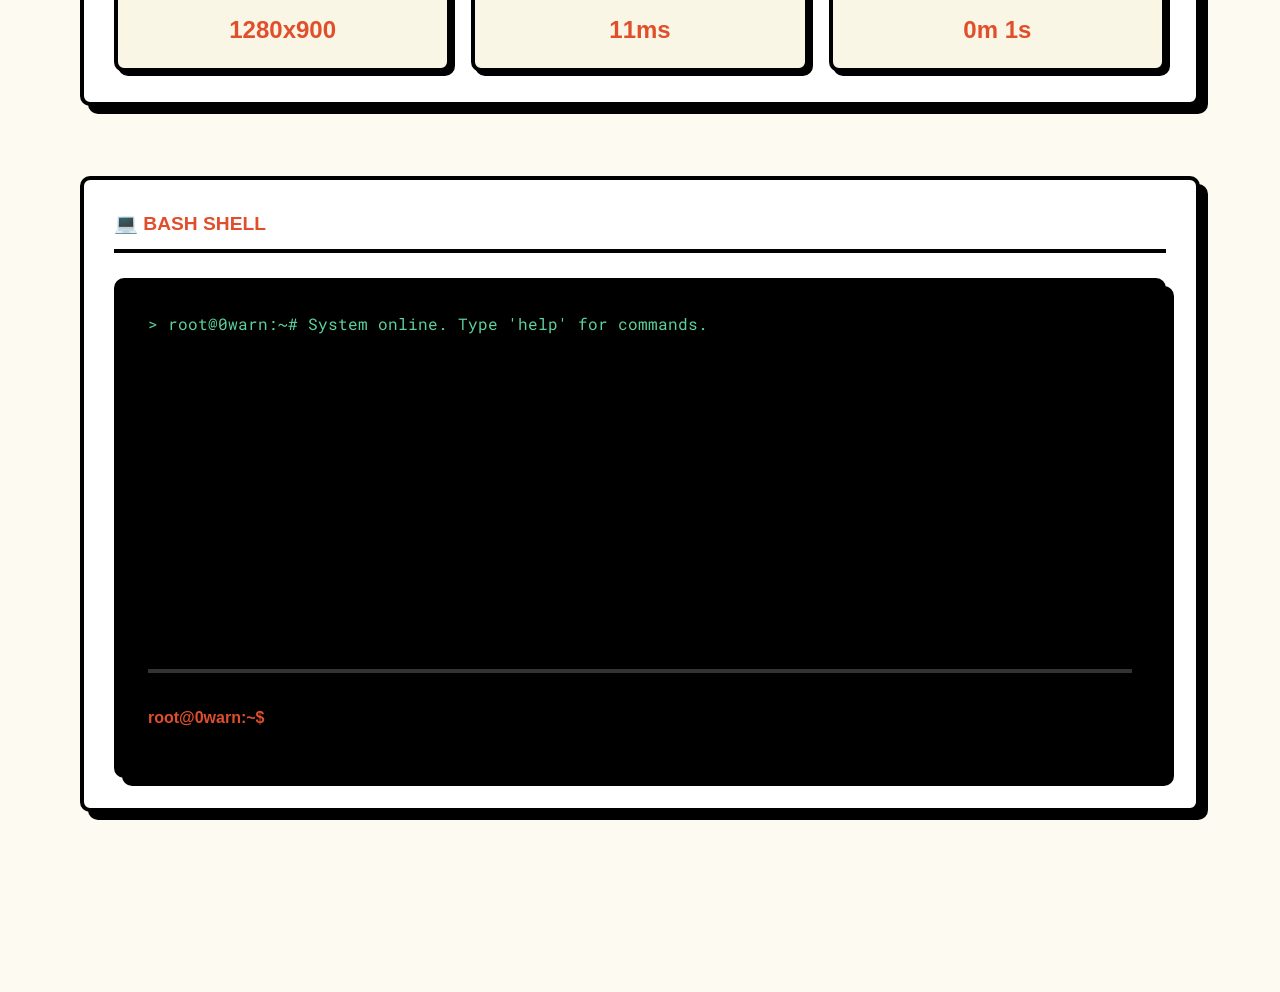
<file: funthing/funthing.html>
<!DOCTYPE html>
<html lang="en">
<head>
  <meta charset="UTF-8" />
  <meta name="viewport" content="width=device-width, initial-scale=1.0" />
  <meta name="robots" content="noindex, nofollow">
  <title>0warn - Cyber Playground</title>
  <link rel="stylesheet" href="../home.css">
  <link rel="icon" sizes="70x70" href="https://upload.wikimedia.org/wikipedia/commons/thumb/c/cf/OMSWASTRA_WITHOUT_BACKGORUND_2.png/250px-OMSWASTRA_WITHOUT_BACKGORUND_2.png" type="image/png">
  <link rel="apple-touch-icon" sizes="70x70" href="https://upload.wikimedia.org/wikipedia/commons/thumb/c/cf/OMSWASTRA_WITHOUT_BACKGORUND_2.png/250px-OMSWASTRA_WITHOUT_BACKGORUND_2.png"> 
  <link href="https://fonts.googleapis.com/css2?family=Roboto+Mono:wght@400;700&display=swap" rel="stylesheet">
  <link rel="stylesheet" href="https://cdnjs.cloudflare.com/ajax/libs/font-awesome/6.0.0/css/all.min.css">
  <link rel="stylesheet" href="./funthing.css">
</head>
<body class="funthing-body">
 
  <div class="content">
    <header>
      <h1 class="logo-text">
        <a href="../"><span>0</span><span>warn</span></a>
      </h1>
      <nav id="nav-menu">
        <a href="../index.html"><i class="fas fa-home"></i> Home</a>
        <a href="../projects/projects.html"><i class="fas fa-code"></i> Projects</a>
        <a href="../news/news.html"><i class="fas fa-newspaper"></i> News</a>
        <a href="../pvideo/pvideo.html"><i class="fas fa-video"></i> Vlog</a>
        <a href="../funthing/funthing.html" class="active"><i class="fas fa-gamepad"></i> Fun</a>
      </nav>
      <div style="display: flex; gap: 15px; align-items: center;">
          <button class="menu-toggle" id="menu-toggle"><i class="fas fa-bars"></i></button>
          <a href="../clock/clock.html" class="nav-clock-btn">
              <i class="fas fa-clock"></i>
              <span id="clock">00:00:00</span>
          </a>
      </div>
    </header>

    <div class="main-funthing-container scroll-reveal">
      <h2 class="section-title">PLAY HERE</h2>

      <div class="lab-layout">
        <!-- Prominent Password Checker -->
        <div class="fun-card pass-panel full-width-card">
          <h3>
            <span>🛡️ VULN CHECK</span>
            <button onclick="copyToClipboard('pwd-input', this)" class="icon-btn" title="Copy Password"><i class="fas fa-copy"></i></button>
          </h3>
          <div class="pass-input-group">
            <input type="password" id="pwd-input" placeholder="Test password strength...">
            <button onclick="togglePasswordVisibility()" class="icon-btn" id="pass-toggle"><i class="fas fa-eye"></i></button>
          </div>
          <div id="pwd-strength-bar"></div>
          <div style="display: flex; justify-content: space-between; align-items: center; margin-top: 10px;">
              <p id="pwd-feedback" class="result-text" style="font-weight: 900; color: var(--primary);">STRENGTH: --</p>
              <button onclick="generatePass()" style="width: auto;">GEN SECURE</button>
          </div>
          <div class="pass-info" id="pass-details" style="margin-top: 15px; font-weight: 700; opacity: 0.7;">Enter a password to analyze security level.</div>
        </div>

        <!-- Cipher Tools -->
        <div class="fun-card crypto-panel full-width-card">
          <h3>
            <span>🔐 CIPHER TOOLS</span>
            <button onclick="copyToClipboard('crypto-input', this)" class="icon-btn" title="Copy Output"><i class="fas fa-copy"></i></button>
          </h3>
          <textarea id="crypto-input" placeholder="Enter text to encode/decode..."></textarea>
          <div class="cipher-btns">
            <button onclick="cipher('b64-enc')">B64 ENC</button>
            <button onclick="cipher('b64-dec')">B64 DEC</button>
            <button onclick="cipher('uri-enc')">URL ENC</button>
            <button onclick="cipher('uri-dec')">URL DEC</button>
            <button onclick="cipher('rev')">REVERSE</button>
          </div>
        </div>

        <!-- JSON Formatter -->
        <div class="fun-card json-panel full-width-card">
          <h3>
            <span>📦 JSON FORMAT</span>
            <button onclick="copyToClipboard('json-input', this)" class="icon-btn" title="Copy JSON"><i class="fas fa-copy"></i></button>
          </h3>
          <textarea id="json-input" placeholder="Paste JSON here..."></textarea>
          <div class="json-btns">
            <button onclick="formatJSON('pretty')">BEAUTIFY</button>
            <button onclick="formatJSON('minify')">MINIFY</button>
          </div>
        </div>

        <!-- HUD Stats -->
        <div class="fun-card status-panel full-width-card">
          <h3>📡 SYS HUD</h3>
          <div class="hud-stats-grid">
            <div class="stat-box"><span>RESOLUTION</span> <b id="scr-w">--</b></div>
            <div class="stat-box"><span>LATENCY</span> <b id="ping">--</b></div>
            <div class="stat-box"><span>UPTIME</span> <b id="uptime">0s</b></div>
          </div>
        </div>

        <!-- Terminal (Full Width) -->
        <div class="fun-card terminal-panel full-width-card">
          <h3>💻 BASH SHELL</h3>
          <div class="cyber-console" id="terminal-body">
            <div class="console-output" id="console-output">
              <p>> root@0warn:~# System online. Type 'help' for commands.</p>
            </div>
            <form id="terminal-form" class="input-line" onsubmit="return handleTerminalSubmit(event)">
              <span>root@0warn:~$</span>
              <input type="text" id="console-input" autocomplete="off">
            </form>
          </div>
        </div>
      </div>
    </div>
    
    <footer>
      &copy; 2026 0warn | SECURING THE FUTURE
    </footer>
  </div>
  
  <script src="../script.js"></script>
  <script src="./funthing.js"></script>
</body>
</html>
</file>
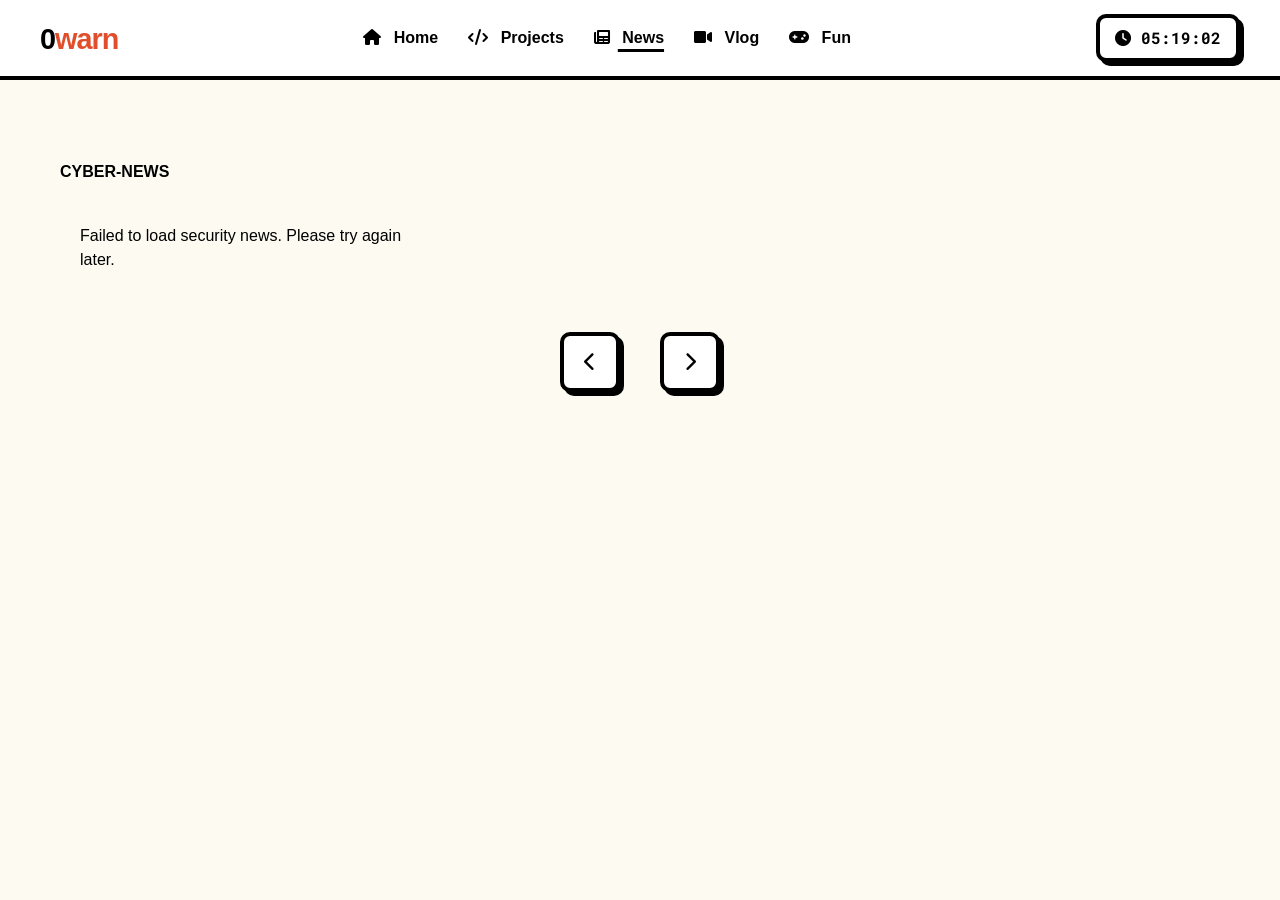
<file: news/news.html>
<!DOCTYPE html>
<html lang="en">
<head>
  <meta charset="UTF-8" />
  <meta name="viewport" content="width=device-width, initial-scale=1.0" />
  <meta name="robots" content="noindex, nofollow">
  <title>0warn - Cyber News</title>
  <link rel="stylesheet" href="../home.css">
  <link rel="icon" sizes="70x70" href="https://upload.wikimedia.org/wikipedia/commons/thumb/c/cf/OMSWASTRA_WITHOUT_BACKGORUND_2.png/250px-OMSWASTRA_WITHOUT_BACKGORUND_2.png" type="image/png">
  <link rel="apple-touch-icon" sizes="70x70" href="https://upload.wikimedia.org/wikipedia/commons/thumb/c/cf/OMSWASTRA_WITHOUT_BACKGORUND_2.png/250px-OMSWASTRA_WITHOUT_BACKGORUND_2.png"> 
  <link href="https://fonts.googleapis.com/css2?family=Roboto+Mono:wght@400;700&display=swap" rel="stylesheet">
  <link rel="stylesheet" href="https://cdnjs.cloudflare.com/ajax/libs/font-awesome/6.0.0/css/all.min.css">
  <link rel="stylesheet" href="./news.css">
</head>
<body class="news-body">
 
  <div class="content">
    <header>
      <h1 class="logo-text">
        <a href="../"><span>0</span><span>warn</span></a>
      </h1>
      <nav id="nav-menu">
        <a href="../index.html"><i class="fas fa-home"></i> Home</a>
        <a href="../projects/projects.html"><i class="fas fa-code"></i> Projects</a>
        <a href="../news/news.html" class="active"><i class="fas fa-newspaper"></i> News</a>
        <a href="../pvideo/pvideo.html"><i class="fas fa-video"></i> Vlog</a>
        <a href="../funthing/funthing.html"><i class="fas fa-gamepad"></i> Fun</a>
      </nav>
      <div style="display: flex; gap: 15px; align-items: center;">
          <button class="menu-toggle" id="menu-toggle"><i class="fas fa-bars"></i></button>
          <a href="../clock/clock.html" class="nav-clock-btn">
              <i class="fas fa-clock"></i>
              <span id="clock">00:00:00</span>
          </a>
      </div>
    </header>

    <section id="news-section" class="scroll-reveal">
      <h2 class="section-title"> CYBER-NEWS </h2>
      <div class="slider-container">
        <div id="news-list" class="news-list"></div>
        <div class="news-pagination-controls">
          <button id="prev-button" aria-label="Previous News"><i class="fas fa-chevron-left"></i></button>
          <span id="news-page-info"></span>
          <button id="next-button" aria-label="Next News"><i class="fas fa-chevron-right"></i></button>
        </div>
      </div>
    </section>

    <div id="news-modal" class="modal-overlay" style="display:none;">
      <div class="modal-content">
        <button id="modal-close" aria-label="Close modal">&times;</button>
        <h3 id="modal-title"></h3>
        <p id="modal-date"></p>
        <div id="modal-description"></div>
        <a id="modal-readmore" href="#" target="_blank" rel="noopener noreferrer">READ FULL ARTICLE</a>
      </div>
    </div>
    
    <footer>
      &copy; 2026 0warn | SECURING THE FUTURE
    </footer>
  </div>
  
  <script src="../script.js"></script>
  <script src="./news.js"></script> 
  <script data-name="BMC-Widget" data-cfasync="false" src="https://cdnjs.buymeacoffee.com/1.0.0/widget.prod.min.js" data-id="omswastra" data-description="Support me on Buy me a coffee!" data-message="Well, sometime small information is too important..." data-color="#FF5F5F" data-position="Right" data-x_margin="18" data-y_margin="18"></script>
</body>
</html>
</file>
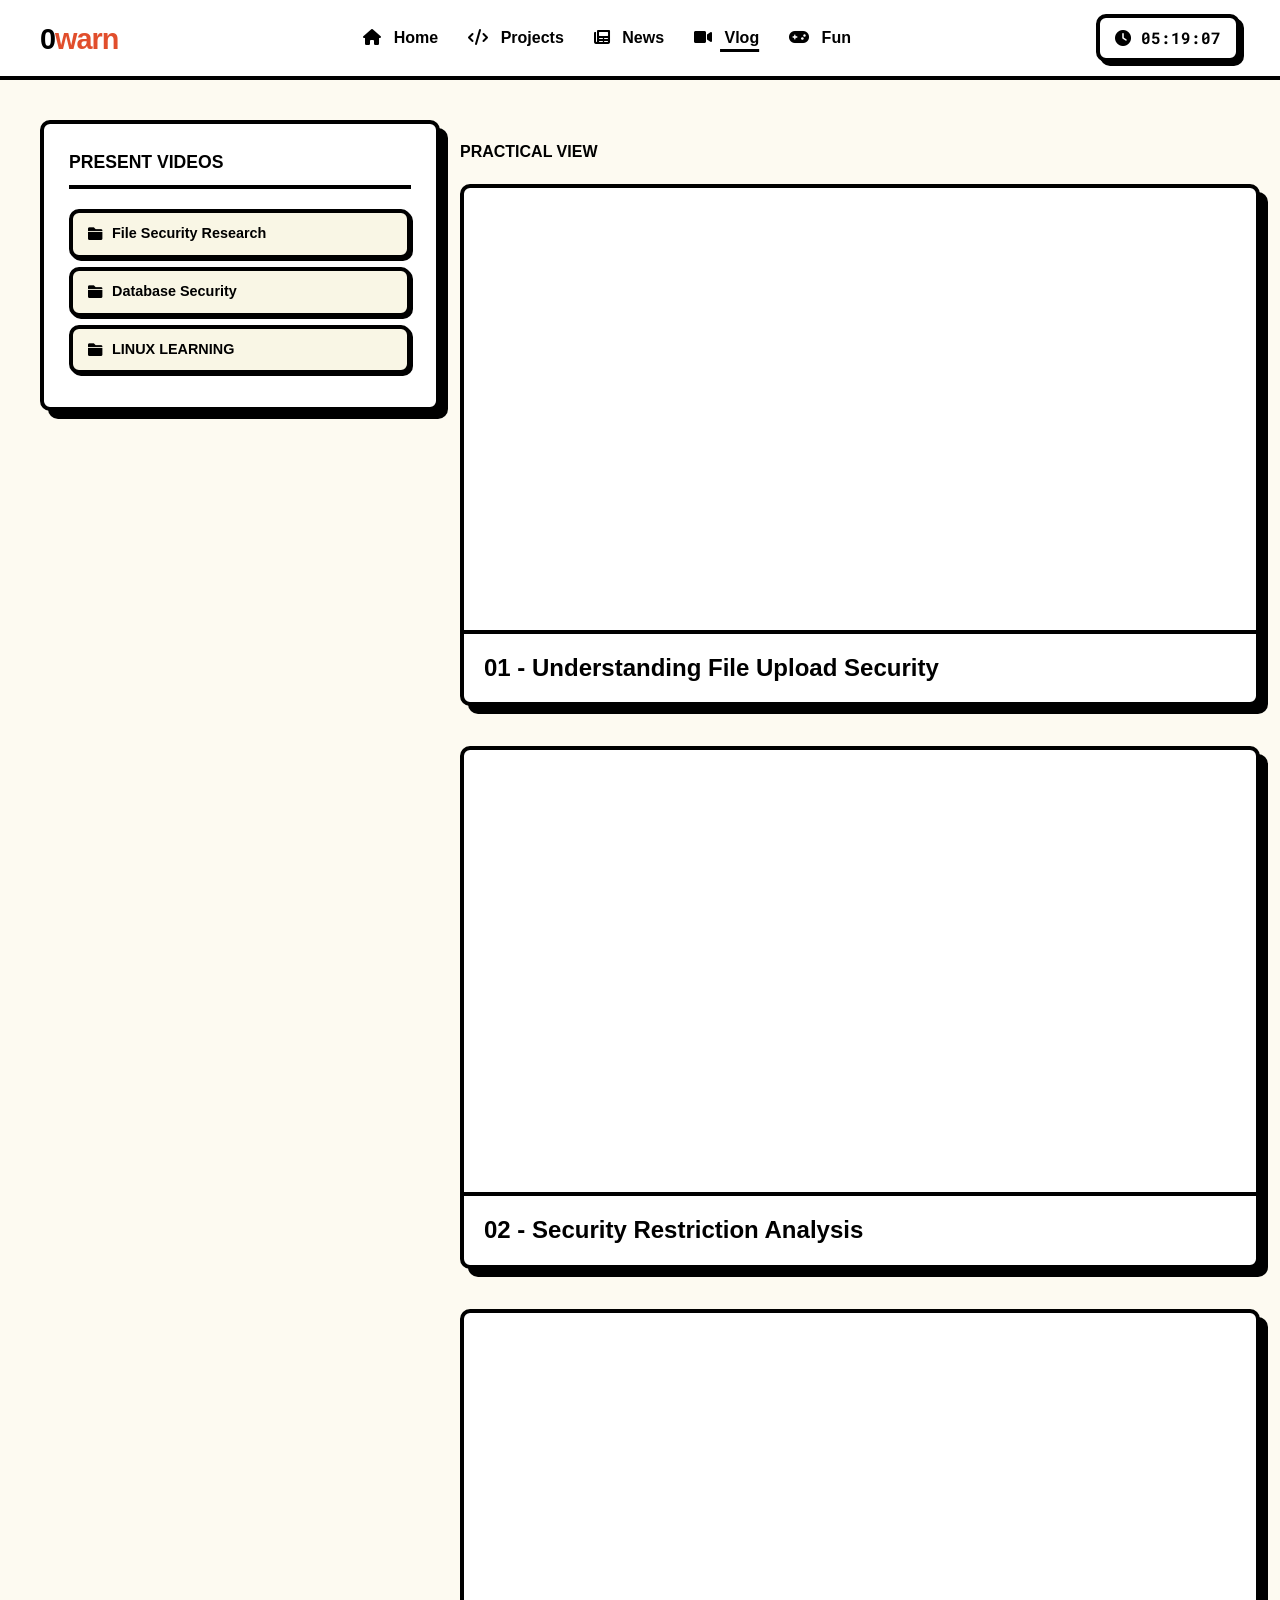
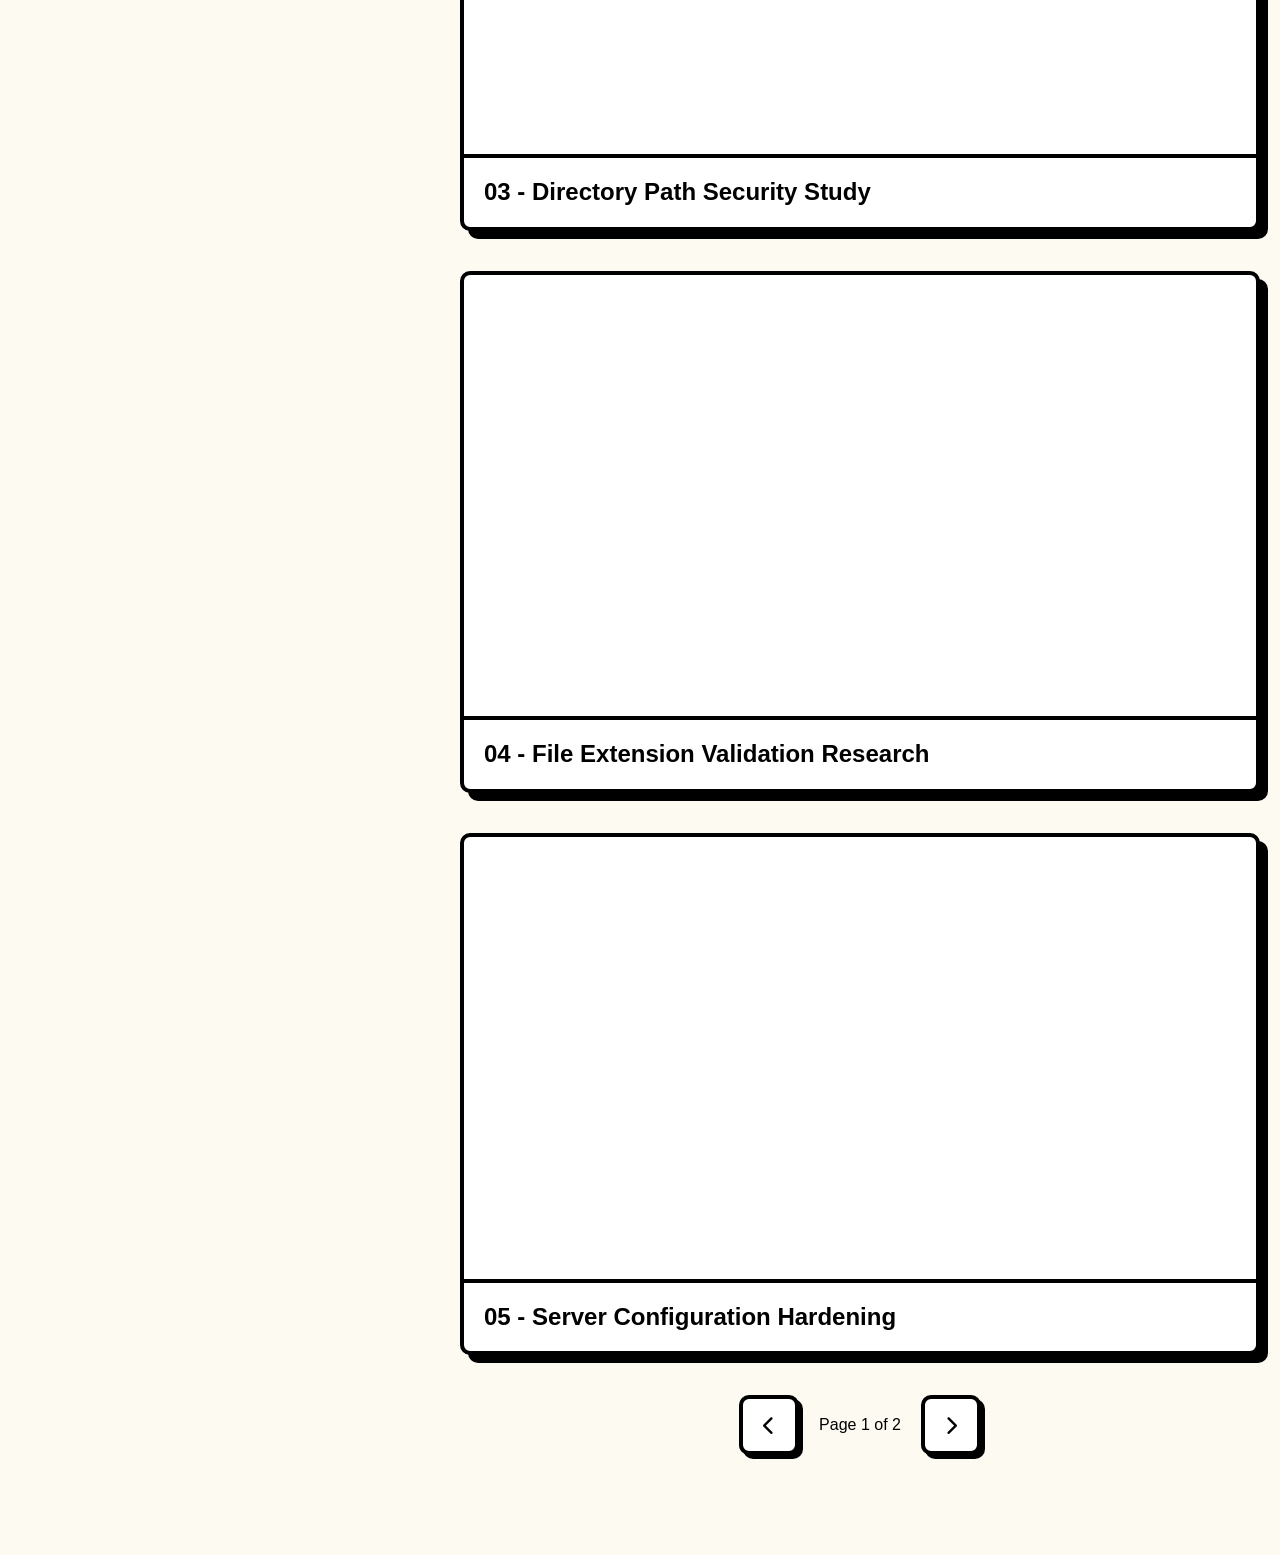
<file: pvideo/pvideo.html>
<!DOCTYPE html>
<html lang="en">
<head>
  <meta charset="UTF-8" />
  <meta name="viewport" content="width=device-width, initial-scale=1.0" />
  <title>0warn - Practical Videos</title>
  <link rel="stylesheet" href="../home.css">
  <link rel="icon" sizes="70x70" href="https://upload.wikimedia.org/wikipedia/commons/thumb/c/cf/OMSWASTRA_WITHOUT_BACKGORUND_2.png/250px-OMSWASTRA_WITHOUT_BACKGORUND_2.png" type="image/png">
  <link rel="apple-touch-icon" sizes="70x70" href="https://upload.wikimedia.org/wikipedia/commons/thumb/c/cf/OMSWASTRA_WITHOUT_BACKGORUND_2.png/250px-OMSWASTRA_WITHOUT_BACKGORUND_2.png"> 
  <link href="https://fonts.googleapis.com/css2?family=Roboto+Mono:wght@400;700&display=swap" rel="stylesheet">
  <link rel="stylesheet" href="https://cdnjs.cloudflare.com/ajax/libs/font-awesome/6.0.0/css/all.min.css">
  <link rel="stylesheet" href="./pvideo.css">
</head>
<body class="pvideo-body">
 
  <div class="content">
    <header>
      <h1 class="logo-text">
        <a href="../"><span>0</span><span>warn</span></a>
      </h1>
      <nav id="nav-menu">
        <a href="../index.html"><i class="fas fa-home"></i> Home</a>
        <a href="../projects/projects.html"><i class="fas fa-code"></i> Projects</a>
        <a href="../news/news.html"><i class="fas fa-newspaper"></i> News</a>
        <a href="../pvideo/pvideo.html" class="active"><i class="fas fa-video"></i> Vlog</a>
        <a href="../funthing/funthing.html"><i class="fas fa-gamepad"></i> Fun</a>
      </nav>
      <div style="display: flex; gap: 15px; align-items: center;">
          <button class="menu-toggle" id="menu-toggle"><i class="fas fa-bars"></i></button>
          <a href="../clock/clock.html" class="nav-clock-btn">
              <i class="fas fa-clock"></i>
              <span id="clock">00:00:00</span>
          </a>
      </div>
    </header>

    <div class="youtube-layout">

        <aside class="youtube-sidebar">
            <h3 class="sidebar-title">PRESENT VIDEOS</h3>
            <ul id="sidebar-video-list">
                <!-- Video links will be loaded here by JavaScript -->
            </ul>
        </aside>
        <main id="youtube-main-content" class="scroll-reveal">
            <h2 class="section-title"> PRACTICAL VIEW </h2>
            <div id="youtube-videos-container" class="youtube-videos-container">
                <!-- YouTube videos will be loaded here by JavaScript -->
            </div>
            <div class="youtube-pagination-controls">
                <button id="prev-video-button" aria-label="Previous Video"><i class="fas fa-chevron-left"></i></button>
                <span id="video-page-info"></span>
                <button id="next-video-button" aria-label="Next Video"><i class="fas fa-chevron-right"></i></button>
            </div>
        </main>
    </div>

    <footer>
      &copy; 2026 0warn | SECURING THE FUTURE
    </footer>
  </div>
  
  <script src="../script.js"></script>
  <script src="./pvideo.js"></script>
  <script data-name="BMC-Widget" data-cfasync="false" src="https://cdnjs.buymeacoffee.com/1.0.0/widget.prod.min.js" data-id="omswastra" data-description="Support me on Buy me a coffee!" data-message="Great to see you here !!" data-color="#FF5F5F" data-position="Right" data-x_margin="18" data-y_margin="18"></script>
</body>
</html>
</file>
<file: home.css>
:root {
  /* NEO-BRUTALISM PALETTE */
  --bg: #fdfaf1;
  --fg: #000000;
  --primary: #e14e2c; /* Red/Orange from screenshot */
  --secondary: #5cd19c; /* Green from screenshot */
  --accent: #ffda47; /* Yellow */
  --white: #ffffff;
  --cream: #f9f6e5;
  
  --border-width: 4px;
  --border: var(--border-width) solid var(--fg);
  --shadow: 8px 8px 0px 0px var(--fg);
  --shadow-hover: 4px 4px 0px 0px var(--fg);
  --shadow-active: 2px 2px 0px 0px var(--fg);
  --radius: 10px;
  
  --font-main: 'Inter', -apple-system, BlinkMacSystemFont, 'Segoe UI', Roboto, sans-serif;
  --font-mono: 'Roboto Mono', monospace;
}

* {
  margin: 0;
  padding: 0;
  box-sizing: border-box;
}

body, html {
    min-height: 100vh;
    background-color: var(--bg);
    color: var(--fg);
    font-family: var(--font-main);
    overflow-x: hidden;
    line-height: 1.5;
}

/* --- PARALLAX BACKGROUND --- */
.parallax-container {
    position: fixed;
    top: 0; left: 0; width: 100%; height: 100%;
    z-index: -1;
    pointer-events: none;
    overflow: hidden;
}

.parallax-shape {
    position: absolute;
    width: 60px;
    height: 60px;
    background-size: contain;
    background-repeat: no-repeat;
    opacity: 0.8;
}

.shape-star-pink {
    top: 15%; left: 10%;
    background-image: url('data:image/svg+xml;utf8,<svg xmlns="http://www.w3.org/2000/svg" viewBox="0 0 24 24" fill="%23ff8da1"><path d="M12 0l3 9h9l-7 5 3 9-8-6-8 6 3-9-7-5h9z"/></svg>');
}

.shape-star-green {
    top: 20%; right: 10%;
    background-image: url('data:image/svg+xml;utf8,<svg xmlns="http://www.w3.org/2000/svg" viewBox="0 0 24 24" fill="%235cd19c"><path d="M12 0l3 9h9l-7 5 3 9-8-6-8 6 3-9-7-5h9z"/></svg>');
}

/* --- HEADER --- */
header {
    height: 80px;
    width: 100%;
    background: var(--white);
    border-bottom: var(--border);
    display: flex;
    justify-content: space-between;
    align-items: center;
    padding: 0 40px;
    position: fixed;
    top: 0;
    left: 0;
    z-index: 4000;
}

.logo-text a {
    text-decoration: none;
    color: var(--fg);
    font-size: 1.8rem;
    font-weight: 900;
    letter-spacing: -1px;
}

.logo-text span:first-child {
    color: var(--fg);
}

.logo-text span:last-child {
    color: var(--primary);
}

nav {
    display: flex;
    gap: 30px;
    align-items: center;
}

nav a {
    text-decoration: none;
    color: var(--fg);
    font-weight: 700;
    font-size: 1rem;
    transition: transform 0.2s;
}

nav a:hover {
    transform: translateY(-2px);
    color: var(--primary);
}

nav a.active {
    text-decoration: underline;
    text-underline-offset: 6px;
    text-decoration-thickness: 3px;
}

.nav-clock-btn {
    background: var(--white);
    border: var(--border);
    padding: 8px 15px;
    border-radius: var(--radius);
    text-decoration: none;
    color: var(--fg);
    font-family: var(--font-mono);
    font-weight: 700;
    box-shadow: 4px 4px 0px 0px var(--fg);
    display: flex;
    align-items: center;
    gap: 10px;
}

nav a i {
    margin-right: 8px;
}

.menu-toggle {
    display: none;
}

/* --- MAIN CONTENT --- */
.content {
    max-width: 1200px;
    margin: 0 auto;
    padding: 120px 20px 100px 20px; /* Top padding for fixed header, bottom for fixed footer */
    min-height: 100vh;
}

/* --- HERO SECTION --- */
.hero-section {
    text-align: center;
    margin-bottom: 80px;
    padding: 40px 0;
}

.hero-section h1 {
    font-size: 5rem;
    font-weight: 900;
    line-height: 0.9;
    margin-bottom: 30px;
    letter-spacing: -2px;
}

.hero-section p {
    font-size: 1.4rem;
    color: #666;
    margin-bottom: 50px;
    max-width: 800px;
    margin-left: auto;
    margin-right: auto;
}

.cta-box {
    background: var(--cream);
    border: var(--border);
    padding: 40px;
    max-width: 800px;
    margin: 0 auto;
    box-shadow: var(--shadow);
    border-radius: var(--radius);
    position: relative;
}

.cta-input-group {
    display: flex;
    gap: 20px;
    margin-bottom: 30px;
}

.cta-input {
    flex: 1;
    background: var(--white);
    border: var(--border);
    padding: 20px;
    font-size: 1.2rem;
    font-family: var(--font-mono);
    box-shadow: 4px 4px 0px 0px var(--fg);
    outline: none;
}

.cta-btn {
    background: var(--primary);
    color: var(--white);
    border: var(--border);
    padding: 0 40px;
    font-size: 1.2rem;
    font-weight: 700;
    cursor: pointer;
    box-shadow: 4px 4px 0px 0px var(--fg);
    transition: all 0.2s;
}

.cta-btn:hover {
    transform: translate(-2px, -2px);
    box-shadow: 6px 6px 0px 0px var(--fg);
}

.cta-btn:active {
    transform: translate(2px, 2px);
    box-shadow: 2px 2px 0px 0px var(--fg);
}

.example-tags {
    display: flex;
    gap: 15px;
    flex-wrap: wrap;
    justify-content: center;
}

.tag-btn {
    background: var(--cream);
    border: var(--border);
    padding: 8px 18px;
    font-size: 0.9rem;
    font-weight: 700;
    cursor: pointer;
    box-shadow: 4px 4px 0px 0px var(--fg);
}

/* --- BENTO GRID --- */
.bento-grid {
    display: grid;
    grid-template-columns: 1fr;
    gap: 40px;
    max-width: 900px;
    margin: 0 auto;
}

.bento-item {
    background: var(--white);
    border: var(--border);
    border-radius: var(--radius);
    padding: 40px;
    box-shadow: var(--shadow);
    transition: transform 0.2s, box-shadow 0.2s;
    display: flex;
    flex-direction: column;
    border-radius: var(--radius);
}

.bento-item:hover {
    transform: translate(-4px, -4px);
    box-shadow: 12px 12px 0px 0px var(--fg);
}

.item-wide { grid-column: 1; }
.hero-split { grid-column: span 4; display: none; } /* Hide old hero */

.section-title {
    font-size: 1rem;
    font-weight: 900;
    text-transform: uppercase;
    margin-bottom: 20px;
    display: flex;
    align-items: center;
    gap: 10px;
}

.stat-value {
    font-size: 3.5rem;
    font-weight: 900;
    color: var(--primary);
}

.about-panel p {
    font-size: 1.1rem;
    line-height: 1.6;
}

.skills-grid {
    display: grid;
    grid-template-columns: repeat(2, 1fr);
    gap: 15px;
}

.skill-tile {
    background: var(--cream);
    border: var(--border);
    padding: 15px;
    text-align: center;
    font-weight: 700;
    border-radius: var(--radius);
    box-shadow: 4px 4px 0px 0px var(--fg);
}

/* --- TERMINAL --- */
.terminal-text {
    background: var(--fg);
    color: var(--secondary);
    padding: 20px;
    font-family: var(--font-mono);
    font-size: 0.9rem;
    border: var(--border);
    height: 100%;
    overflow-y: auto;
    border-radius: var(--radius);
}

/* --- FOOTER --- */
footer {
    position: fixed;
    bottom: 0;
    left: 0;
    width: 100%;
    height: 60px;
    border-top: var(--border);
    display: flex;
    align-items: center;
    justify-content: center;
    font-weight: 700;
    background: var(--white);
    z-index: 1000;
    opacity: 0;
    visibility: hidden;
    transition: opacity 0.3s, visibility 0.3s;
}

footer.visible {
    opacity: 1;
    visibility: visible;
}

/* --- MOBILE --- */
@media (max-width: 900px) {
    header { 
        padding: 0 15px; 
        height: 70px;
    }
    
    .logo-text a { font-size: 1.2rem; }

    .content {
        padding: 100px 15px 80px 15px;
    }

    .hero-section {
        margin-bottom: 40px;
        padding: 20px 0;
    }

    .hero-section h1 { 
        font-size: 2.5rem; 
        line-height: 1;
    }

    .hero-section p {
        font-size: 1rem;
        margin-bottom: 30px;
    }

    .cta-box {
        padding: 20px;
        border-radius: var(--radius);
    }

    .cta-input-group {
        flex-direction: column;
        gap: 10px;
    }

    .cta-btn {
        padding: 15px;
        width: 100%;
    }

    .bento-grid { 
        grid-template-columns: 1fr; 
        gap: 20px;
    }

    .item-wide { grid-column: span 1; }

    .stat-value { font-size: 2.5rem; }

    .logo-text {
        display: block;
    }

    nav {
        display: none;
        flex-direction: column;
        position: absolute;
        top: 80px;
        left: 15px;
        right: 15px;
        width: calc(100% - 30px);
        background: var(--white);
        border: var(--border);
        border-radius: var(--radius);
        padding: 25px;
        gap: 15px;
        z-index: 1001;
        box-shadow: var(--shadow);
    }

    nav.active {
        display: flex;
    }

    nav a {
        width: 100%;
        background: var(--cream);
        border: var(--border);
        border-radius: var(--radius);
        padding: 12px 20px;
        box-shadow: 4px 4px 0px 0px var(--fg);
        display: flex;
        align-items: center;
        transition: all 0.2s;
    }

    nav a:hover {
        transform: translate(-2px, -2px);
        box-shadow: 6px 6px 0px 0px var(--fg);
        background: var(--white);
    }

    nav a.active {
        background: var(--primary);
        color: var(--white);
        text-decoration: none;
    }

    .menu-toggle {
        display: flex !important;
        align-items: center;
        justify-content: center;
        width: 44px;
        height: 44px;
        font-size: 1.2rem;
        cursor: pointer;
        border: var(--border);
        border-radius: var(--radius);
        background: var(--white);
        box-shadow: 4px 4px 0px 0px var(--fg);
        color: var(--fg);
        transition: all 0.2s;
    }

    .nav-clock-btn {
        padding: 5px 10px;
        font-size: 0.8rem;
    }

    footer {
        font-size: 0.8rem;
        padding: 20px 0;
        height: auto;
    }
}

@media (max-width: 480px) {
    .hero-section h1 { font-size: 2rem; }
    .logo-text { display: none; }
}

/* --- SPLASH SECTION --- */
.splash-section {
    height: 100vh;
    width: 100%;
    display: flex;
    flex-direction: column;
    justify-content: center;
    align-items: center;
    background: var(--bg);
    position: relative;
    z-index: 2500; /* Higher than header */
}

.splash-logo {
    width: 450px;
    height: 450px;
    border-radius: 50%;
    border: var(--border);
    background: var(--white);
    box-shadow: var(--shadow);
    display: flex;
    justify-content: center;
    align-items: center;
    padding: 50px;
    transition: transform 0.5s cubic-bezier(0.23, 1, 0.32, 1), opacity 0.5s;
}

.splash-logo img {
    width: 100%;
    height: 100%;
    object-fit: contain;
}

.scroll-hint {
    margin-top: 30px;
    font-weight: 900;
    letter-spacing: 5px;
    font-size: 0.9rem;
    animation: blink 1.5s infinite;
}

@keyframes blink { 50% { opacity: 0.3; } }

/* --- ENTRANCE ANIMATIONS --- */
.parallax-item {
    opacity: 0;
    transform: translateY(50px);
    transition: all 0.8s cubic-bezier(0.23, 1, 0.32, 1);
}

.parallax-item.revealed {
    opacity: 1;
    transform: translateY(0);
}

/* Delay for bento items to create a staggered effect */
.bento-grid .parallax-item:nth-child(1) { transition-delay: 0.1s; }
.bento-grid .parallax-item:nth-child(2) { transition-delay: 0.2s; }
.bento-grid .parallax-item:nth-child(3) { transition-delay: 0.3s; }
.bento-grid .parallax-item:nth-child(4) { transition-delay: 0.4s; }
.bento-grid .parallax-item:nth-child(5) { transition-delay: 0.5s; }
.bento-grid .parallax-item:nth-child(6) { transition-delay: 0.6s; }
.bento-grid .parallax-item:nth-child(7) { transition-delay: 0.7s; }
.bento-grid .parallax-item:nth-child(8) { transition-delay: 0.8s; }
</file>
<file: clock/clock.css>
:root {
    --radius: 10px;
}

/* NEO-BRUTALIST CLOCK PAGE - RESTORED DASHBOARD */

.clock-body {
    background-color: var(--bg);
    color: var(--fg);
    height: 100vh;
    overflow: hidden;
}

.clock-body .content {
    max-width: 100%;
    height: 100%;
    padding: 80px 0 0 0;
    margin: 0;
    display: flex;
    flex-direction: column;
}

.chronos-viewport {
    flex: 1;
    display: flex;
    justify-content: center;
    align-items: center;
    padding: 40px;
    position: relative;
}

/* SIDEBARS - RESTORED */
.pinned-vault {
    width: 240px;
    background: var(--white);
    border: var(--border);
    padding: 20px;
    box-shadow: var(--shadow);
    position: absolute;
    top: 50%;
    transform: translateY(-50%);
    z-index: 100;
    border-radius: var(--radius);
}

.left-side {
    position: fixed;
    left: 40px;
    top: 50%;
    transform: translateY(-50%);
}

.right-side {
    position: fixed;
    right: 40px;
    top: 50%;
    transform: translateY(-50%);
}

.vault-grid {
    display: grid;
    grid-template-columns: repeat(2, 1fr);
    gap: 12px;
}

.pin-slot { 
    background: var(--cream); 
    border: var(--border); 
    height: 60px; 
    display: flex; 
    align-items: center; 
    justify-content: center; 
    text-decoration: none; 
    color: var(--fg);
    font-weight: 900;
    box-shadow: 4px 4px 0px 0px var(--fg);
    transition: all 0.2s;
    font-size: 0.75rem;
    border-radius: var(--radius);
    position: relative;
}

.pin-content {
    display: flex;
    flex-direction: column;
    align-items: center;
    gap: 2px;
    width: 100%;
    cursor: pointer;
}

.pin-content img { width: 20px; height: 20px; }

/* 3-DOT MENU STYLES */
.pin-menu-wrapper {
    position: absolute;
    top: 5px;
    right: 5px;
    z-index: 20;
    opacity: 0;
    transition: opacity 0.2s;
}

.pin-slot:hover .pin-menu-wrapper { opacity: 1; }

.pin-menu-trigger {
    background: transparent;
    border: none;
    color: var(--fg);
    cursor: pointer;
    padding: 5px;
    font-size: 0.9rem;
    display: flex;
    align-items: center;
    justify-content: center;
}

.pin-menu-dropdown {
    position: absolute;
    top: 30px;
    right: 0;
    background: var(--white);
    border: var(--border);
    box-shadow: 8px 8px 0px 0px var(--fg);
    border-radius: var(--radius);
    padding: 5px;
    display: none;
    min-width: 120px;
    z-index: 500;
}

.pin-menu-dropdown.active { display: block; }

.pin-menu-dropdown button {
    width: 100%;
    background: transparent;
    border: none;
    padding: 8px 12px;
    text-align: left;
    font-family: var(--font-main);
    font-weight: 900;
    font-size: 0.75rem;
    cursor: pointer;
    display: flex;
    align-items: center;
    gap: 8px;
    color: var(--primary);
    border-radius: 8px;
    transition: background 0.2s;
}

.pin-menu-dropdown button:hover { background: var(--cream); }

.pin-slot:hover {
    transform: translate(-2px, -2px);
    box-shadow: 6px 6px 0px 0px var(--fg);
    background: var(--primary);
    color: var(--white);
}

.pin-slot.empty {
    background: transparent;
    border: 2px dashed #999;
    box-shadow: none;
    opacity: 0.6;
}

/* CHRONOS CENTER */
.chronos-center {
    display: flex;
    flex-direction: column;
    align-items: center;
    gap: 30px;
    width: 100%;
    max-width: 700px;
    z-index: 10;
}

.digital-chronos-box {
    background: var(--white);
    border: 4px solid transparent;
    padding: 50px;
    text-align: center;
    box-shadow: var(--shadow);
    width: 100%;
    border-radius: var(--radius);
    position: relative;
    background-clip: padding-box;
}

.digital-chronos-box::before {
    content: '';
    position: absolute;
    top: -4px; bottom: -4px; left: -4px; right: -4px;
    background: linear-gradient(90deg, #ff0000, #00ff00, #0000ff, #ffff00, #ff00ff, #ff0000);
    background-size: 400% 100%;
    z-index: -1;
    border-radius: calc(var(--radius) + 2px);
    animation: border-sparkle 4s linear infinite;
}

#display-time { 
    font-size: 7rem; 
    font-weight: 900; 
    font-family: var(--font-mono); 
    background: var(--fg);
    color: var(--secondary);
    padding: 30px;
    border: var(--border);
    display: block;
    box-shadow: inset 8px 8px 0px 0px rgba(0,0,0,0.5);
    margin-bottom: 20px;
    line-height: 1;
    border-radius: var(--radius);
}

#display-date {
    font-weight: 900;
    text-transform: uppercase;
    letter-spacing: 2px;
    font-size: 1rem;
}

/* SEARCH TERMINAL - FIXED TO BOTTOM */
.search-terminal-container {
    width: 100%;
    max-width: 700px;
    display: flex;
    flex-direction: column;
    gap: 20px;
    position: absolute;
    bottom: 30px;
    left: 50%;
    transform: translateX(-50%);
    z-index: 20;
}

.search-engine-selector {
    display: flex;
    gap: 12px;
    justify-content: center;
}

.engine-pill { 
    background: var(--white); 
    border: var(--border); 
    width: 50px;
    height: 50px;
    display: flex;
    align-items: center;
    justify-content: center;
    cursor: pointer; 
    box-shadow: 4px 4px 0px 0px var(--fg);
    transition: all 0.2s;
    font-size: 1.1rem;
    border-radius: var(--radius);
    color: var(--fg);
}

.engine-pill:hover {
    transform: translate(-2px, -2px);
    box-shadow: 6px 6px 0px 0px var(--fg);
    background: var(--cream);
}

.engine-pill.active { 
    background: var(--primary);
    color: var(--white);
    transform: translate(2px, 2px);
    box-shadow: 2px 2px 0px 0px var(--fg);
}

.search-form-core { 
    background: var(--white); 
    border: 4px solid transparent; 
    display: flex; 
    align-items: center;
    padding: 5px 15px; 
    box-shadow: var(--shadow);
    border-radius: var(--radius);
    position: relative;
    background-clip: padding-box;
}

.search-form-core::before {
    content: '';
    position: absolute;
    top: -4px; bottom: -4px; left: -4px; right: -4px;
    background: linear-gradient(90deg, #ff0000, #00ff00, #0000ff, #ffff00, #ff00ff, #ff0000);
    background-size: 400% 100%;
    z-index: -1;
    border-radius: calc(var(--radius) + 2px);
    animation: border-sparkle 4s linear infinite;
}

@keyframes border-sparkle {
    0% { background-position: 0% center; }
    100% { background-position: 400% center; }
}

.search-form-core input { 
    flex: 1; 
    background: transparent; 
    border: none; 
    outline: none; 
    color: var(--fg); 
    padding: 12px; 
    font-size: 1.1rem; 
    font-family: var(--font-mono); 
}

.search-form-core button { 
    background: var(--primary); 
    color: var(--white); 
    border: var(--border); 
    width: 45px; 
    height: 45px; 
    cursor: pointer; 
    font-size: 1.1rem;
    box-shadow: 4px 4px 0px 0px var(--fg);
    border-radius: var(--radius);
}

/* MODAL */
.modal-overlay {
    position: fixed;
    top: 0; left: 0; width: 100%; height: 100%;
    background: rgba(0,0,0,0.8);
    display: none;
    justify-content: center;
    align-items: center;
    z-index: 3000;
}

.modal-window {
    background: var(--white);
    border: var(--border);
    padding: 40px;
    width: 450px;
    max-width: 90%;
    box-shadow: 20px 20px 0px 0px var(--fg);
    text-align: center;
    border-radius: var(--radius);
}

.modal-window h3 {
    font-size: 2rem;
    font-weight: 900;
    margin-bottom: 30px;
    text-transform: uppercase;
    color: var(--fg);
}

.modal-window input {
    width: 100%;
    padding: 15px;
    border: var(--border);
    margin-bottom: 20px;
    font-family: var(--font-mono);
    box-shadow: 4px 4px 0px 0px var(--fg);
    outline: none;
    border-radius: var(--radius);
    background: var(--cream);
    font-size: 1rem;
    color: var(--fg);
}

.modal-actions {
    display: flex; gap: 20px; margin-top: 10px;
}

.modal-actions button {
    flex: 1; padding: 15px; border: var(--border); font-weight: 900;
    cursor: pointer; box-shadow: 4px 4px 0px 0px var(--fg);
    transition: all 0.2s; border-radius: var(--radius);
    text-transform: uppercase; font-size: 0.9rem;
}

.btn-confirm { background: var(--primary); color: var(--white); }
.btn-void { background: var(--cream); color: var(--fg); }

/* RESPONSIVE */
@media (max-width: 1400px) {
    .clock-body { height: auto; overflow: auto; }
    .pinned-vault { display: none; }
    .chronos-viewport { flex-direction: column; padding: 20px; }
    .search-terminal-container { position: relative; bottom: 0; left: 0; transform: none; margin: 40px auto; padding: 0 20px; }
}

@media (max-width: 900px) {
    #display-time { font-size: 4rem; padding: 20px; }
}
</file>
<file: funthing/funthing.css>
:root {
    --radius: 10px;
}

/* NEO-BRUTALIST FUN PAGE */

.main-funthing-container {
    max-width: 1200px;
    margin: 40px auto;
    padding: 0 20px;
}

.fun-card {
    background: var(--white);
    border: var(--border);
    border-radius: var(--radius);
    padding: 30px;
    box-shadow: var(--shadow);
    transition: transform 0.2s, box-shadow 0.2s;
    margin-bottom: 40px;
}

.fun-card:hover {
    transform: translate(-4px, -4px);
    box-shadow: 12px 12px 0px 0px var(--fg);
}

.fun-card h3 {
    font-size: 1.2rem;
    font-weight: 900;
    text-transform: uppercase;
    margin-bottom: 25px;
    border-bottom: var(--border);
    padding-bottom: 10px;
    color: var(--primary);
}

/* --- GRID LAYOUT --- */
.lab-layout {
    display: flex;
    flex-direction: column;
    gap: 30px;
}

.lab-row {
    display: grid;
    grid-template-columns: 1fr 1fr;
    gap: 30px;
}

.full-width-card {
    grid-column: span 2;
}

/* --- FORM ELEMENTS --- */
textarea, input[type="text"], input[type="password"] {
    width: 100%;
    background: var(--white) !important;
    border: var(--border) !important;
    border-radius: var(--radius) !important;
    padding: 15px !important;
    color: var(--fg) !important;
    font-family: var(--font-mono) !important;
    font-size: 1rem !important;
    outline: none !important;
    box-shadow: 4px 4px 0px 0px var(--fg) !important;
    margin-bottom: 15px;
}

/* --- BUTTONS --- */
button {
    background: var(--white);
    border: var(--border);
    border-radius: var(--radius);
    color: var(--fg);
    padding: 15px 30px;
    font-weight: 900;
    font-size: 0.9rem;
    text-transform: uppercase;
    cursor: pointer;
    box-shadow: 4px 4px 0px 0px var(--fg);
    transition: all 0.2s;
}

button:hover {
    background: var(--primary);
    color: var(--white);
    transform: translate(-2px, -2px);
    box-shadow: 6px 6px 0px 0px var(--fg);
}

button:active {
    transform: translate(2px, 2px);
    box-shadow: 2px 2px 0px 0px var(--fg);
}

.icon-btn {
    background: transparent !important;
    border: none !important;
    box-shadow: none !important;
    font-size: 1.2rem !important;
    padding: 10px !important;
    cursor: pointer;
    transition: transform 0.2s;
}

.icon-btn:hover {
    transform: scale(1.2);
}

.cipher-btns, .json-btns {
    display: flex;
    flex-wrap: wrap;
    gap: 15px;
    margin-top: 10px;
}

.hud-stats-grid {
    display: grid;
    grid-template-columns: repeat(3, 1fr);
    gap: 20px;
}

.stat-box {
    background: var(--cream);
    border: var(--border);
    padding: 20px;
    border-radius: var(--radius);
    text-align: center;
    box-shadow: 4px 4px 0px 0px var(--fg);
}

.stat-box span {
    font-size: 0.8rem;
    font-weight: 900;
    text-transform: uppercase;
    display: block;
    margin-bottom: 10px;
}

.stat-box b {
    font-size: 1.5rem;
    color: var(--primary);
}

/* --- PASSWORD STRENGTH --- */
#pwd-strength-bar {
    height: 15px;
    background: var(--cream);
    border: var(--border);
    border-radius: var(--radius);
    margin: 20px 0;
}

#pwd-strength-bar::after {
    content: "";
    display: block;
    height: 100%;
    width: 0;
    transition: width 0.3s;
}

#pwd-strength-bar.weak::after { width: 33%; background: var(--primary); }
#pwd-strength-bar.medium::after { width: 66%; background: var(--accent); }
#pwd-strength-bar.strong::after { width: 100%; background: var(--secondary); }

/* --- TERMINAL --- */
.cyber-console {
    background: var(--fg);
    border: var(--border);
    border-radius: var(--radius);
    padding: 30px;
    height: 500px;
    display: flex;
    flex-direction: column;
    box-shadow: var(--shadow);
}

.console-output {
    flex: 1;
    overflow-y: auto;
    font-size: 1rem;
    color: var(--secondary);
    font-family: var(--font-mono);
}

.input-line {
    display: flex;
    align-items: center;
    gap: 15px;
    border-top: var(--border);
    padding-top: 20px;
    margin-top: 10px;
    border-color: #333;
}

.input-line span {
    color: var(--primary);
    font-weight: 900;
}

#console-input {
    background: transparent !important;
    border: none !important;
    box-shadow: none !important;
    margin-bottom: 0 !important;
    color: #fff !important;
}

@media (max-width: 900px) {
    .lab-row { grid-template-columns: 1fr; }
    .full-width-card { grid-column: span 1; }
    .hud-stats-grid { grid-template-columns: 1fr; }
}
</file>
<file: news/news.css>
:root {
    --radius: 10px;
}

/* NEO-BRUTALIST NEWS PAGE */

#news-section {
  padding: 40px 0;
}

.news-list {
  display: grid;
  grid-template-columns: repeat(3, 1fr);
  gap: 30px;
  padding: 20px;
}

.news-card {
  display: flex;
  flex-direction: column;
  gap: 20px;
  background: var(--white);
  border: var(--border);
  padding: 30px;
  box-shadow: var(--shadow);
  transition: transform 0.2s, box-shadow 0.2s;
  height: 100%;
  border-radius: var(--radius);
}

.news-card:hover {
  transform: translate(-4px, -4px);
  box-shadow: 12px 12px 0px 0px var(--fg);
}

.news-title {
  font-size: 1.4rem;
  font-weight: 900;
  line-height: 1.1;
  color: var(--fg);
  margin-bottom: 5px;
}

.news-link {
  color: var(--fg);
  text-decoration: none;
}

.news-link:hover {
  color: var(--primary);
}

.news-date {
  font-size: 0.8rem;
  font-weight: 900;
  color: var(--primary);
  text-transform: uppercase;
  letter-spacing: 1px;
  background: var(--cream);
  border: var(--border);
  padding: 8px 12px;
  display: inline-block;
  box-shadow: 4px 4px 0px 0px var(--fg);
  margin-bottom: 15px;
  border-radius: var(--radius);
}

.news-content p {
  font-size: 0.95rem;
  line-height: 1.5;
  background: var(--cream);
  padding: 15px;
  border: var(--border);
  flex-grow: 1;
  border-radius: var(--radius);
}

/* PAGINATION */
.news-pagination-controls {
    display: flex;
    align-items: center;
    justify-content: center;
    gap: 20px;
    margin: 40px 0;
}

.news-pagination-controls button {
    width: 60px;
    height: 60px;
    background: var(--white);
    border: var(--border);
    color: var(--fg);
    cursor: pointer;
    box-shadow: 4px 4px 0px 0px var(--fg);
    transition: all 0.2s;
    font-size: 1.2rem;
    display: flex;
    align-items: center;
    justify-content: center;
    border-radius: var(--radius);
}

.news-pagination-controls button:hover:not(:disabled) {
    transform: translate(-2px, -2px);
    box-shadow: 6px 6px 0px 0px var(--fg);
    background: var(--primary);
    color: var(--white);
}

.news-pagination-controls button:active:not(:disabled) {
    transform: translate(2px, 2px);
    box-shadow: 2px 2px 0px 0px var(--fg);
}

/* MODAL */
.modal-overlay {
    position: fixed;
    top: 0; left: 0; width: 100%; height: 100%;
    background: rgba(0,0,0,0.8);
    display: none;
    justify-content: center;
    align-items: center;
    z-index: 2000;
    padding: 30px;
}

.modal-content {
    background: var(--bg);
    border: var(--border);
    padding: 50px;
    max-width: 800px;
    width: 100%;
    box-shadow: 20px 20px 0px 0px var(--fg);
    position: relative;
    max-height: 90vh;
    overflow-y: auto;
    border-radius: var(--radius);
}

#modal-title { font-size: 2.5rem; font-weight: 900; margin-bottom: 20px; line-height: 1.1; }
#modal-date { 
    font-weight: 900; 
    color: var(--primary); 
    margin-bottom: 20px; 
    text-transform: uppercase; 
    background: var(--cream);
    border: var(--border);
    padding: 10px 20px;
    display: inline-block;
    box-shadow: 4px 4px 0px 0px var(--fg);
    border-radius: var(--radius);
}
#modal-description { 
    background: var(--cream); 
    padding: 30px; 
    border: var(--border); 
    line-height: 1.6; 
    font-size: 1.1rem;
    margin-bottom: 30px;
    border-radius: var(--radius);
}

#modal-readmore {
    display: inline-block;
    background: var(--primary);
    color: var(--white) !important;
    padding: 15px 30px;
    border: var(--border);
    font-weight: 900;
    text-decoration: none;
    box-shadow: 4px 4px 0px 0px var(--fg);
    border-radius: var(--radius);
}

#modal-readmore:hover {
    transform: translate(-2px, -2px);
    box-shadow: 6px 6px 0px 0px var(--fg);
}

#modal-close {
    position: absolute;
    top: 20px;
    right: 20px;
    background: var(--white);
    border: var(--border);
    width: 44px;
    height: 44px;
    border-radius: var(--radius);
    font-size: 2rem;
    cursor: pointer;
    box-shadow: 4px 4px 0px 0px var(--fg);
    display: flex;
    align-items: center;
    justify-content: center;
    line-height: 1;
}

@media (max-width: 1100px) { .news-list { grid-template-columns: repeat(2, 1fr); } }
@media (max-width: 700px) { .news-list { grid-template-columns: 1fr; } }
</file>
<file: pvideo/pvideo.css>
:root {
    --radius: 10px;
}

/* NEO-BRUTALIST VLOG PAGE */

.pvideo-body .content {
    max-width: 1400px;
    margin: 0 auto;
    padding: 120px 20px 40px 20px; /* Aligned with global fixed header */
}

.youtube-layout {
  display: flex;
  gap: 30px;
  padding: 20px 0;
  align-items: flex-start;
  position: relative;
}

/* SIDEBAR - TRULY FIXED POSITION */
.youtube-sidebar {
  flex: 0 0 400px;
  width: 400px;
  background: var(--white);
  border: var(--border);
  padding: 25px;
  position: fixed;
  top: 120px; /* Below fixed header with gap */
  left: 40px; /* Align with content max-width if possible */
  max-height: calc(100vh - 180px);
  overflow-y: auto;
  box-shadow: var(--shadow);
  z-index: 100;
  border-radius: var(--radius);
}

/* Adjust main content to not be covered by fixed sidebar */
#youtube-main-content {
    flex: 1;
    min-width: 0;
    margin-left: 440px; /* Width of sidebar (400) + gap (40) */
}

.sidebar-title { 
    color: var(--fg); 
    font-size: 1.1rem; 
    margin-bottom: 20px; 
    border-bottom: var(--border); 
    padding-bottom: 10px; 
    text-transform: uppercase; 
    font-weight: 900; 
}

.youtube-video-wrapper {
  background: var(--white);
  border: var(--border);
  margin-bottom: 40px;
  box-shadow: var(--shadow);
  transition: transform 0.2s, box-shadow 0.2s;
  display: flex;
  flex-direction: column;
  border-radius: var(--radius);
}

.youtube-video-wrapper:hover {
  transform: translate(-4px, -4px);
  box-shadow: 12px 12px 0px 0px var(--fg);
}

.youtube-video-wrapper iframe { 
    width: 100%; 
    aspect-ratio: 16 / 9; 
    border-bottom: var(--border);
    display: block;
}

.youtube-video-wrapper h3 { 
    color: var(--fg); 
    font-size: 1.5rem; 
    padding: 20px; 
    font-weight: 900; 
    margin: 0;
    line-height: 1.2;
}

/* FOLDER LIST - RESTORED FOLDING */
.youtube-sidebar ul { 
    list-style: none; 
    padding: 0; 
    margin: 0;
}

.youtube-sidebar ul.nested {
    display: none;
    margin-left: 20px;
    border-left: 2px dashed var(--fg);
    padding-left: 10px;
}

.youtube-sidebar ul.nested.expanded {
    display: block;
}

.youtube-sidebar .folder-label {
    display: flex;
    align-items: center;
    padding: 10px 15px;
    cursor: pointer;
    background: var(--cream);
    border: var(--border);
    margin-bottom: 8px;
    font-weight: 900;
    font-size: 0.9rem;
    box-shadow: 2px 2px 0px 0px var(--fg);
    transition: all 0.2s;
    border-radius: var(--radius);
}

.youtube-sidebar .folder-label:hover {
    background: var(--primary);
    color: var(--white);
    transform: translate(-2px, -2px);
    box-shadow: 4px 4px 0px 0px var(--fg);
}

.youtube-sidebar .folder-label::before {
    content: "\f07b"; /* fa-folder */
    font-family: "Font Awesome 6 Free";
    font-weight: 900;
    margin-right: 10px;
}

.youtube-sidebar .folder.expanded > .folder-label::before {
    content: "\f07c"; /* fa-folder-open */
}

.youtube-sidebar .file {
    margin: 5px 0;
}

.youtube-sidebar .file a {
    display: flex;
    align-items: center;
    padding: 8px 12px;
    color: var(--fg);
    text-decoration: none;
    font-size: 0.85rem;
    font-weight: 700;
    border: 2px solid transparent;
    transition: all 0.2s;
}

.youtube-sidebar .file a::before {
    content: "\f03d"; /* fa-video */
    font-family: "Font Awesome 6 Free";
    font-weight: 900;
    margin-right: 10px;
    color: var(--primary);
}

.youtube-sidebar .file a:hover {
    background: var(--white);
    border-color: var(--fg);
    box-shadow: 2px 2px 0px 0px var(--fg);
    transform: translate(-1px, -1px);
    border-radius: var(--radius);
}

/* PAGINATION */
.youtube-pagination-controls {
    display: flex;
    align-items: center;
    justify-content: center;
    gap: 20px;
    margin: 40px 0;
}

.youtube-pagination-controls button { 
    width: 60px; 
    height: 60px; 
    background: var(--white); 
    border: var(--border); 
    color: var(--fg); 
    cursor: pointer; 
    border-radius: var(--radius);
    box-shadow: 4px 4px 0px 0px var(--fg); 
    display: flex; 
    align-items: center; 
    justify-content: center; 
    font-size: 1.2rem;
    transition: all 0.2s;
}

.youtube-pagination-controls button:hover:not(:disabled) { 
    background: var(--primary);
    color: var(--white);
    transform: translate(-2px, -2px);
    box-shadow: 6px 6px 0px 0px var(--fg);
}

/* RESPONSIVE MANAGEMENT */
@media (max-width: 1200px) {
    .youtube-sidebar {
        left: 20px;
    }
}

@media (max-width: 1000px) {
  .youtube-layout { flex-direction: column; }
  .youtube-sidebar { 
      position: relative; 
      top: 0; 
      left: 0;
      width: 100%; 
      flex: none;
      max-height: 400px;
      margin-bottom: 30px;
  }
  #youtube-main-content {
      margin-left: 0;
  }
}
</file>
